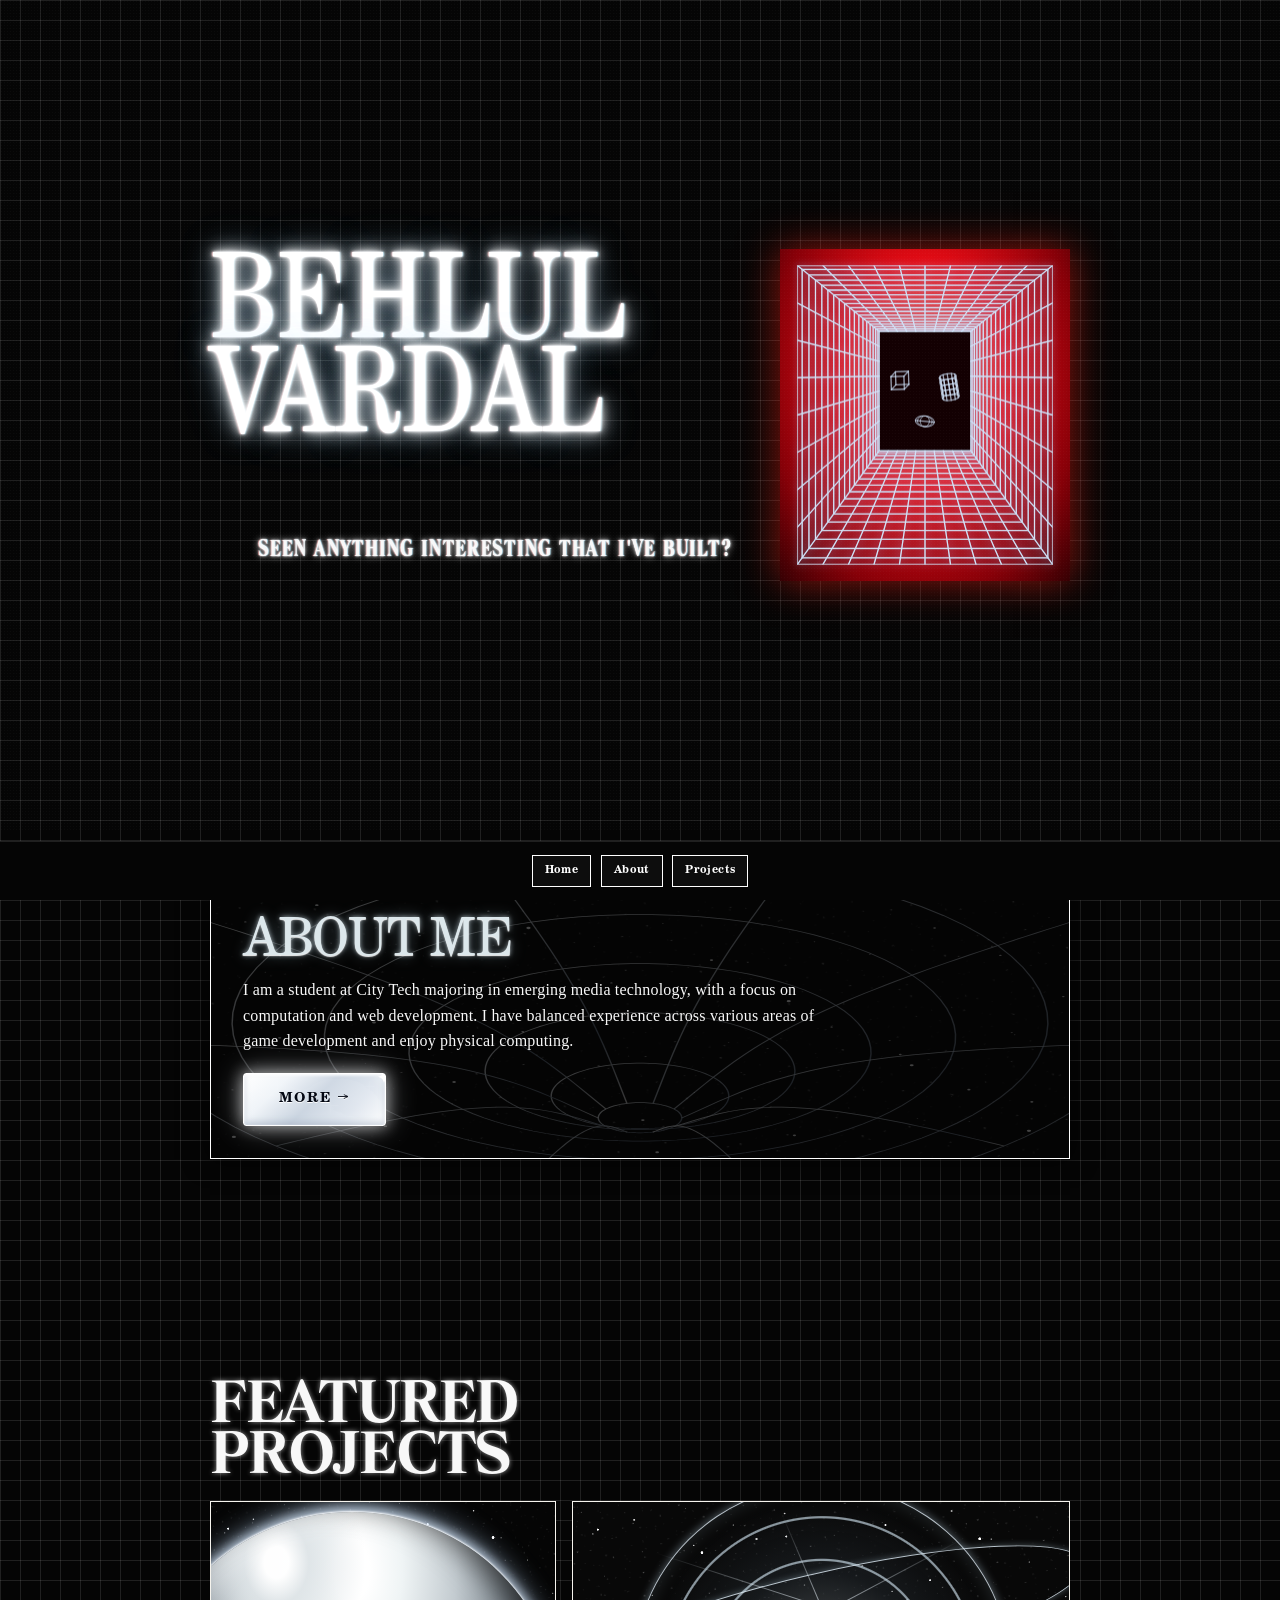
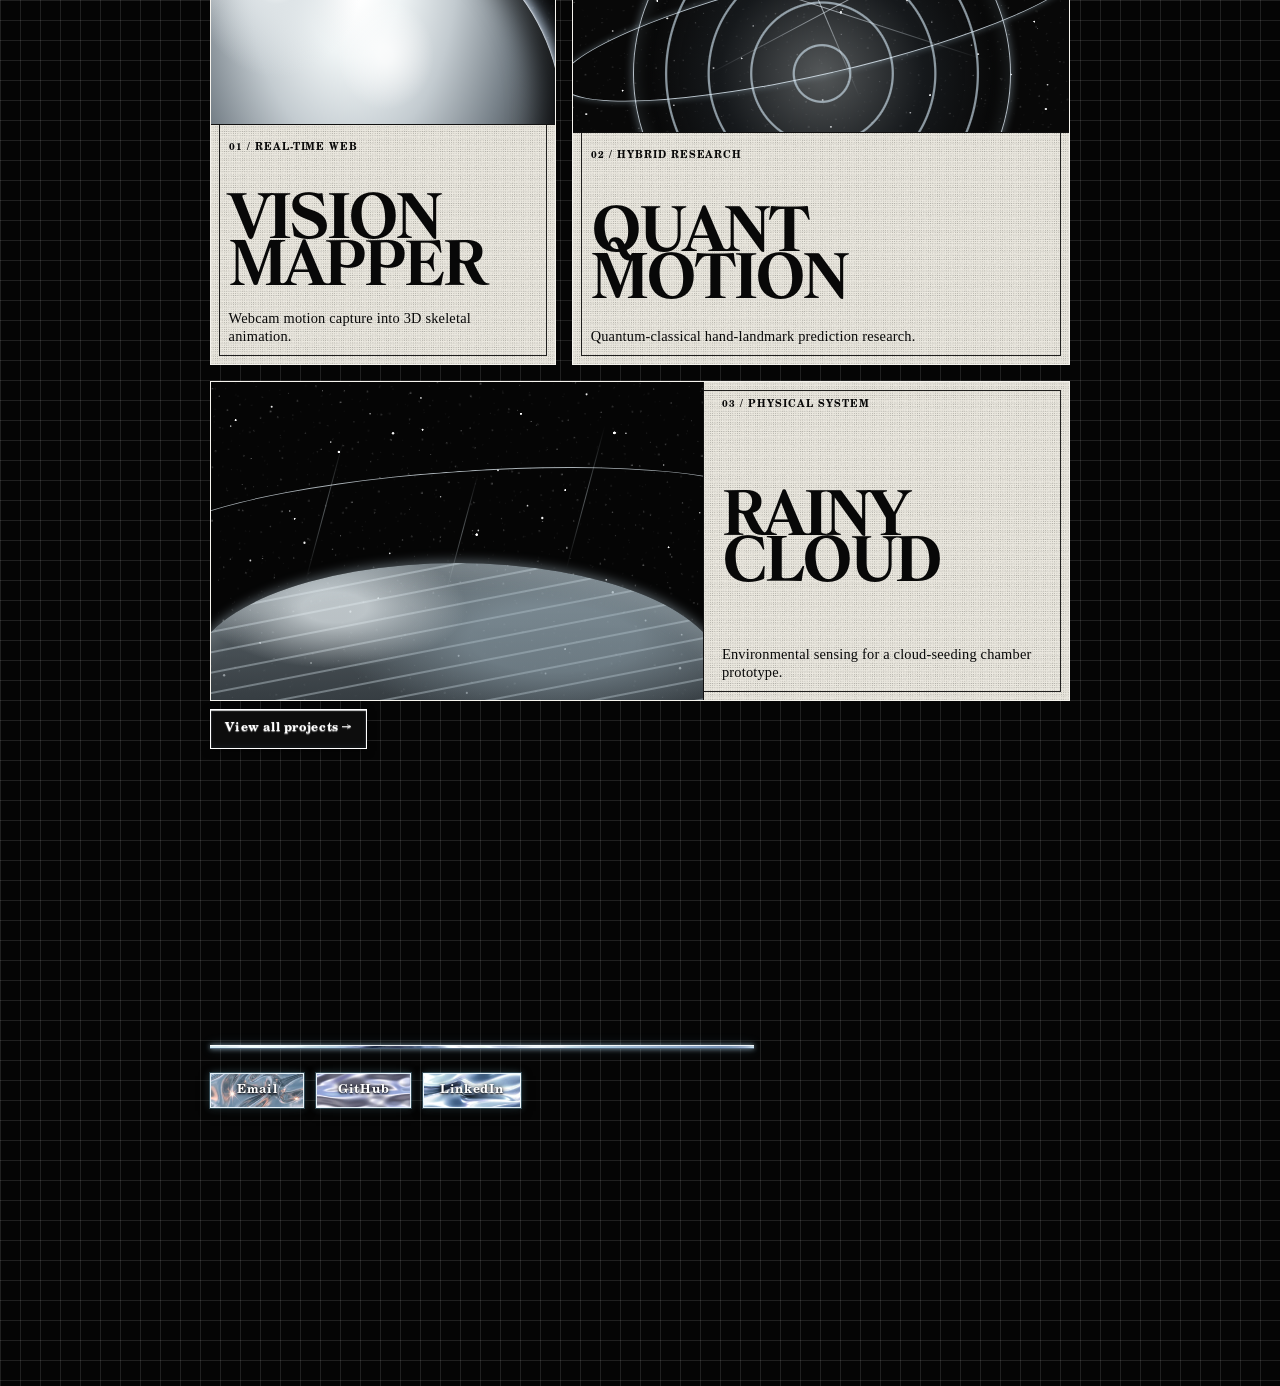
<file: index.html>
<!doctype html>
<html lang="en">
<head>
  <meta charset="utf-8">
  <meta name="viewport" content="width=device-width, initial-scale=1, viewport-fit=cover">
  <meta name="description" content="Behlul Vardal — Emerging Media Technology student.">
  <title>Behlul Vardal Portfolio</title>
  <link rel="icon" href="data:image/svg+xml,%3Csvg xmlns='http://www.w3.org/2000/svg' viewBox='0 0 16 16'%3E%3Crect width='16' height='16' fill='%23c9d4dc'/%3E%3C/svg%3E">
  <link rel="stylesheet" href="style.css?v=35">
  <link rel="stylesheet" href="graphic.css?v=2">
  <style>
    /* ============================================================ */
    /* WINNING DESIGN APPLIED TO THE "ABOUT ME" BOX CONTAINER       */
    /* Shape 01 Spacetime Gravity Well (Liquid Chrome & Space Stars)*/
    /* Opacity: 26% | Button: Liquid Silver Chrome with 55% Grain  */
    /* ============================================================ */

    .about.section .sub-container {
      position: relative; overflow: hidden; isolation: isolate;
      border: 1px solid #ffffff; background: #050505;
      padding: 2rem; box-shadow: 0 0 24px rgba(0,0,0,0.8);
    }

    /* 26% OPACITY BACKGROUND LAYER INSIDE THE ABOUT ME BOX ONLY */
    .about.section .sub-container::before {
      content: ''; position: absolute; inset: 0; pointer-events: none; z-index: 0;
      opacity: 0.26; /* EXACT 26% WINNING OPACITY */
      background: #040404 url('assets/starfield.svg') center / cover no-repeat;
    }

    .about.section .sub-container::after {
      content: ''; position: absolute; inset: 0; pointer-events: none; z-index: 1;
      opacity: 0.26; /* EXACT 26% WINNING OPACITY WIREFRAME */
      background: url('assets/wireframe-3d-well-chrome.svg?v=1') center / 100% 100% no-repeat;
      mix-blend-mode: screen;
    }

    /* Keep the gravity-well projection wide on phones. The card becomes taller
       there, so crop the sides instead of vertically squeezing the wireframe. */
    @media (max-width: 699px) {
      .about.section .sub-container::after {
        background-size: 330% 100%;
      }
    }

    .about.section .sub-container > * {
      position: relative; z-index: 5;
    }

    /* LIQUID SILVER CHROME BUTTON INSIDE ABOUT ME BOX */
    .custom-btn {
      position: relative; isolation: isolate; display: inline-flex; align-items: center; justify-content: center;
      padding: .9rem 2.2rem; font-family: var(--controls); font-size: .86rem; font-weight: 800;
      letter-spacing: .12em; text-transform: uppercase; text-decoration: none; border-radius: 3px;
      cursor: pointer; transition: all .3s cubic-bezier(0.16, 1, 0.3, 1); overflow: hidden;
      border: 1.5px solid #ffffff;
      background:
        linear-gradient(135deg, rgba(255, 255, 255, 0.98) 0%, rgba(241, 245, 249, 0.95) 25%, rgba(203, 213, 225, 0.9) 50%, rgba(226, 232, 240, 0.95) 75%, rgba(255, 255, 255, 1) 100%),
        url('assets/liquid-chrome-texture.svg?v=110') center / cover no-repeat;
      box-shadow:
        inset 0 1.5px 3px rgba(255,255,255,1),
        inset 0 -3px 6px rgba(148, 163, 184, 0.45),
        0 0 16px rgba(255, 255, 255, 0.65),
        0 0 32px rgba(226, 232, 240, 0.4);
    }

    .custom-btn::after {
      content: '✦'; position: absolute; top: -7px; right: -7px; color: #ffffff; font-size: 16px; z-index: 6;
      text-shadow: 0 0 10px #ffffff, 0 0 20px #ffffff; transition: transform .3s ease;
    }

    .btn-text {
      position: relative; z-index: 10; isolation: isolate; mix-blend-mode: normal;
      color: #030712; font-weight: 900; letter-spacing: .14em;
      text-shadow: 0 1px 0 rgba(255,255,255,0.95);
      transition: color .25s ease;
    }

    .btn-liquid-light-pool {
      position: absolute; inset: 0; z-index: 1; pointer-events: none;
      background:
        radial-gradient(ellipse at 30% 20%, rgba(255, 255, 255, 0.98) 0%, rgba(255, 255, 255, 0.7) 35%, transparent 75%),
        radial-gradient(ellipse at 75% 80%, rgba(226, 232, 240, 0.9) 0%, rgba(148, 163, 184, 0.5) 45%, transparent 80%);
      opacity: 0; transition: opacity .35s ease, transform .35s ease;
    }

    .btn-grain-layer {
      position: absolute; inset: 0; z-index: 2; pointer-events: none;
      background-image: url('assets/anime-grain-texture.png?v=110'); background-size: 180px 180px;
      mix-blend-mode: overlay; opacity: 0; transition: opacity .35s ease;
    }

    .btn-shimmer-sweep {
      position: absolute; inset: 0; z-index: 3; pointer-events: none;
      background: linear-gradient(115deg, transparent 25%, rgba(255, 255, 255, 0.95) 50%, rgba(255, 255, 255, 0.3) 55%, transparent 75%);
      transform: translateX(-160%); transition: none;
    }

    .custom-btn:hover {
      transform: translateY(-3px) scale(1.03);
      box-shadow:
        inset 0 2.5px 5px rgba(255,255,255,1),
        0 0 40px rgba(255, 255, 255, 1),
        0 0 75px rgba(56, 189, 248, 0.9);
    }

    .custom-btn:hover .btn-liquid-light-pool { opacity: 1; animation: gentleLiquidRipples 3.5s infinite alternate ease-in-out; }
    .custom-btn:hover .btn-grain-layer { opacity: 0.55; }
    .custom-btn:hover .btn-shimmer-sweep { animation: continuousLiquidSweep 2.2s cubic-bezier(0.4, 0, 0.2, 1) infinite; }
    .custom-btn:hover::after { animation: pulseSparkleSpin 1.6s infinite alternate ease-in-out; }

    @keyframes gentleLiquidRipples {
      0% { transform: scale(1) translate(0, 0); }
      100% { transform: scale(1.08) translate(3px, -2px); }
    }

    @keyframes continuousLiquidSweep {
      0% { transform: translateX(-160%); }
      55% { transform: translateX(160%); }
      100% { transform: translateX(160%); }
    }

    @keyframes pulseSparkleSpin {
      0% { opacity: 0.7; transform: scale(1) rotate(0deg); filter: drop-shadow(0 0 8px #ffffff); }
      100% { opacity: 1; transform: scale(1.35) rotate(35deg); filter: drop-shadow(0 0 14px #ffffff) drop-shadow(0 0 28px #38bdf8); }
    }
  </style>
  <script src="motion.js?v=2" defer></script>
</head>
<body>
  <a class="skip-link" href="#main">Skip to content</a>
  <main id="main" class="container">
    <section class="hero-section">
      <div class="hero-copy">
        <div class="hero-identity">
          <!--<p class="episode">HOME PAGE: 01</p>-->
          <h1 class="hero-title">BEHLUL<br>VARDAL</h1>
        </div>
        <p class="hero-question"><span>Seen anything interesting that I've built?</span></p>
      </div>
      <div class="hero-cover" aria-hidden="true">
        <canvas class="cover-canvas" aria-hidden="true"></canvas>
      </div>
    </section>

    <!-- ABOUT ME BOX CONTAINER WITH SHAPE 01 GRAVITY WELL + CHROME STARS AT 26% OPACITY -->
    <section class="section about">
      <div class="sub-container">
        <p class="section-label">ABOUT ME</p>
        <p>I am a student at City Tech majoring in emerging media technology, with a focus on computation and web development. I have balanced experience across various areas of game development and enjoy physical computing.</p>
        <div style="margin-top: 1.2rem;">
          <a href="about-me.html" class="custom-btn">
            <div class="btn-liquid-light-pool"></div>
            <div class="btn-grain-layer"></div>
            <div class="btn-shimmer-sweep"></div>
            <span class="btn-text">more →</span>
          </a>
        </div>
      </div>
    </section>

    <section class="section featured-projects" aria-labelledby="featured-projects-title">
      <div class="featured-projects__heading">
        <h2 id="featured-projects-title">FEATURED<br>PROJECTS</h2>
      </div>
      <div class="featured-projects__grid">
        <a class="featured-project featured-project--vision" href="https://github.com/Behlul10/vision-mapper" target="_blank" rel="noreferrer">
          <div class="featured-project__scene" aria-hidden="true"><i></i><i></i><i></i></div>
          <div class="featured-project__copy">
            <p class="featured-project__number">01 / REAL-TIME WEB</p>
            <h3>VISION<br>MAPPER</h3>
            <p>Webcam motion capture into 3D skeletal animation.</p>
          </div>
        </a>
        <a class="featured-project featured-project--quant" href="https://github.com/Behlul10/quant-motion" target="_blank" rel="noreferrer">
          <div class="featured-project__scene" aria-hidden="true"><i></i><i></i><i></i></div>
          <div class="featured-project__copy">
            <p class="featured-project__number">02 / HYBRID RESEARCH</p>
            <h3>QUANT<br>MOTION</h3>
            <p>Quantum-classical hand-landmark prediction research.</p>
          </div>
        </a>
        <a class="featured-project featured-project--rainy" href="https://github.com/Behlul10/RainyCloud" target="_blank" rel="noreferrer">
          <div class="featured-project__scene" aria-hidden="true"><i></i><i></i><i></i></div>
          <div class="featured-project__copy">
            <p class="featured-project__number">03 / PHYSICAL SYSTEM</p>
            <h3>RAINY CLOUD</h3>
            <p>Environmental sensing for a cloud-seeding chamber prototype.</p>
          </div>
        </a>
      </div>
      <a class="nav-btn featured-projects__more" href="projects.html">View all projects →</a>
    </section>

    <section id="contact" class="section contact-section">
      <div class="contact-rule" aria-hidden="true"></div>
      <div class="contact">
        <a href="mailto:behlulvardal@gmail.com"><span>Email</span></a>
        <a href="https://github.com/Behlul10" target="_blank" rel="noreferrer"><span>GitHub</span></a>
        <a href="https://www.linkedin.com/in/behlulv1/" target="_blank" rel="noreferrer"><span>LinkedIn</span></a>
      </div>
    </section>
  </main>

  <footer class="bottom-nav"><a href="index.html">Home</a><a href="about-me.html">About</a><a href="projects.html">Projects</a></footer>

  <script src="cover.js?v=2" defer></script>
</body>
</html>
</file>
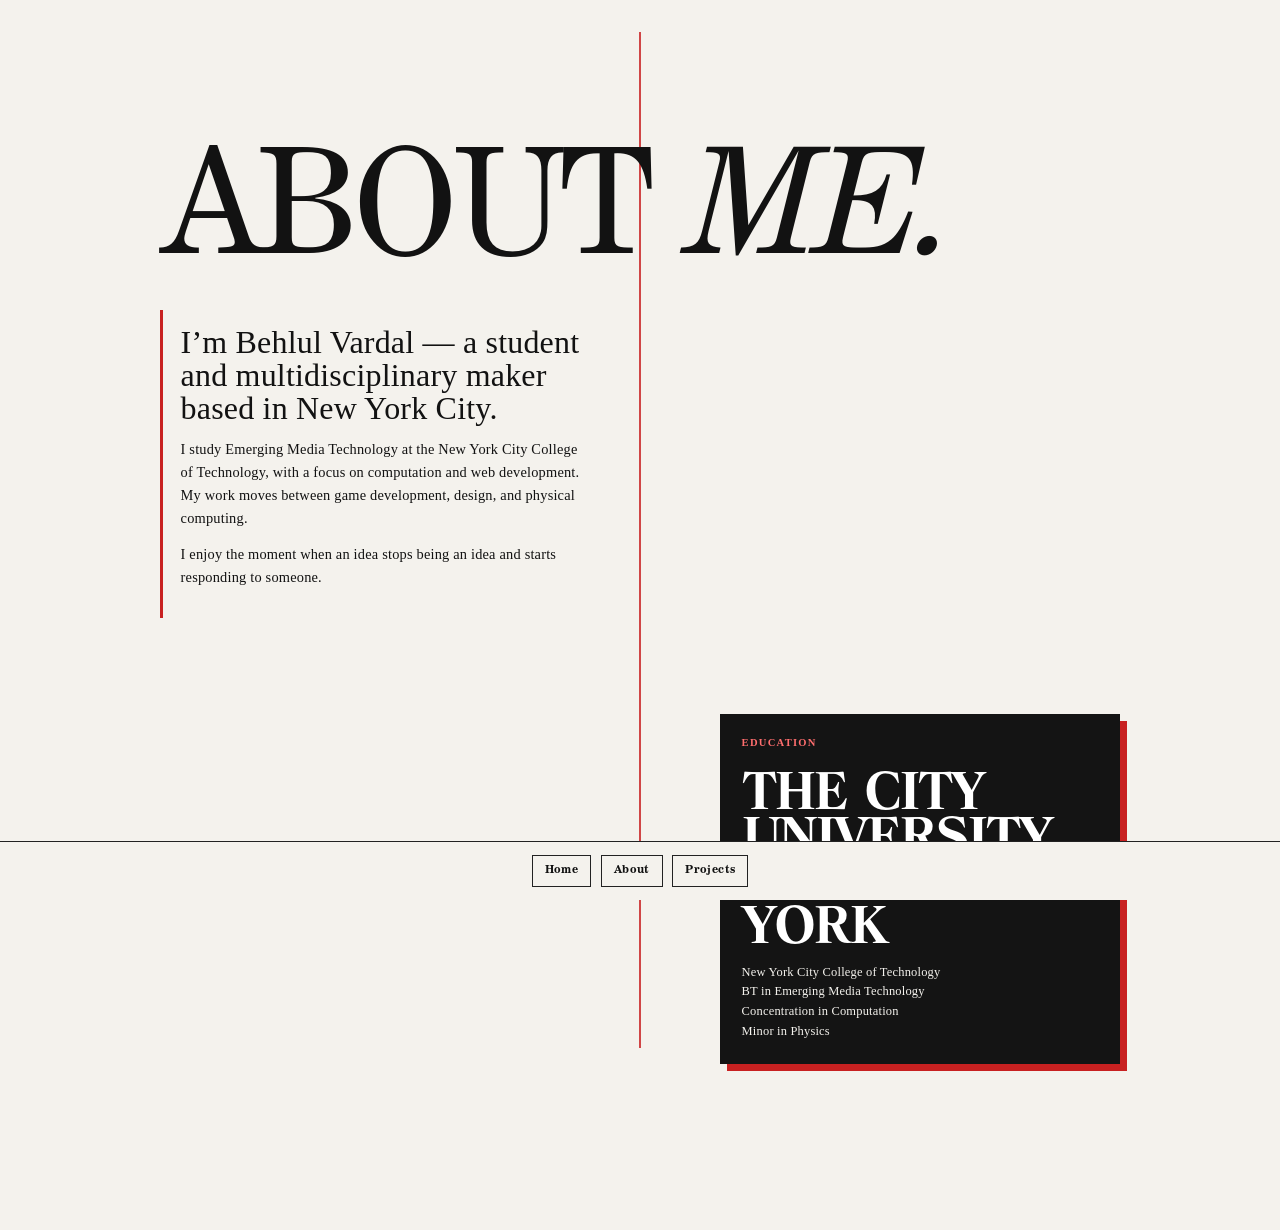
<file: about-me.html>
<!doctype html>
<html lang="en">
<head>
  <meta charset="utf-8">
  <meta name="viewport" content="width=device-width, initial-scale=1, viewport-fit=cover">
  <meta name="description" content="About Behlul Vardal — Student and Multidisciplinary Maker in NYC.">
  <title>About Me — Behlul Vardal</title>
  <link rel="icon" href="data:image/svg+xml,%3Csvg xmlns='http://www.w3.org/2000/svg' viewBox='0 0 16 16'%3E%3Crect width='16' height='16' fill='%23c9d4dc'/%3E%3C/svg%3E">
  <link rel="stylesheet" href="style.css?v=35">
  <link rel="stylesheet" href="about.css?v=110">
  <style>
    /* ============================================================ */
    /* WINNING LIQUID SILVER CHROME BUTTON WITH 55% GRAIN           */
    /* ============================================================ */
    .custom-btn {
      position: relative; isolation: isolate; display: inline-flex; align-items: center; justify-content: center;
      padding: .9rem 2.2rem; font-family: var(--controls); font-size: .86rem; font-weight: 800;
      letter-spacing: .12em; text-transform: uppercase; text-decoration: none; border-radius: 3px;
      cursor: pointer; transition: all .3s cubic-bezier(0.16, 1, 0.3, 1); overflow: hidden;
      border: 1.5px solid #ffffff;
      background:
        linear-gradient(135deg, rgba(255, 255, 255, 0.98) 0%, rgba(241, 245, 249, 0.95) 25%, rgba(203, 213, 225, 0.9) 50%, rgba(226, 232, 240, 0.95) 75%, rgba(255, 255, 255, 1) 100%),
        url('assets/liquid-chrome-texture.svg?v=110') center / cover no-repeat;
      box-shadow:
        inset 0 1.5px 3px rgba(255,255,255,1),
        inset 0 -3px 6px rgba(148, 163, 184, 0.45),
        0 0 16px rgba(255, 255, 255, 0.65),
        0 0 32px rgba(226, 232, 240, 0.4);
    }

    .custom-btn::after {
      content: '✦'; position: absolute; top: -7px; right: -7px; color: #ffffff; font-size: 16px; z-index: 6;
      text-shadow: 0 0 10px #ffffff, 0 0 20px #ffffff; transition: transform .3s ease;
    }

    /* PROTECTED TEXT LAYER (STAYS CRISP & BOLD) */
    .btn-text {
      position: relative; z-index: 10; isolation: isolate; mix-blend-mode: normal;
      color: #030712; font-weight: 900; letter-spacing: .14em;
      text-shadow: 0 1px 0 rgba(255,255,255,0.95);
      transition: color .25s ease;
    }

    /* WHITE-HOT LIQUID LIGHT POOL (GLOWS ON HOVER) */
    .btn-liquid-light-pool {
      position: absolute; inset: 0; z-index: 1; pointer-events: none;
      background:
        radial-gradient(ellipse at 30% 20%, rgba(255, 255, 255, 0.98) 0%, rgba(255, 255, 255, 0.7) 35%, transparent 75%),
        radial-gradient(ellipse at 75% 80%, rgba(226, 232, 240, 0.9) 0%, rgba(148, 163, 184, 0.5) 45%, transparent 80%);
      opacity: 0; transition: opacity .35s ease, transform .35s ease;
    }

    /* 55% 90S ANIME FILM GRAIN LAYER (HOVER ONLY) */
    .btn-grain-layer {
      position: absolute; inset: 0; z-index: 2; pointer-events: none;
      background-image: url('assets/anime-grain-texture.png?v=110'); background-size: 180px 180px;
      mix-blend-mode: overlay; opacity: 0; transition: opacity .35s ease;
    }

    /* CONTINUOUS LIGHT SHIMMER SWEEP */
    .btn-shimmer-sweep {
      position: absolute; inset: 0; z-index: 3; pointer-events: none;
      background: linear-gradient(115deg, transparent 25%, rgba(255, 255, 255, 0.95) 50%, rgba(255, 255, 255, 0.3) 55%, transparent 75%);
      transform: translateX(-160%); transition: none;
    }

    .custom-btn:hover {
      transform: translateY(-3px) scale(1.03);
      box-shadow:
        inset 0 2.5px 5px rgba(255,255,255,1),
        0 0 40px rgba(255, 255, 255, 1),
        0 0 75px rgba(56, 189, 248, 0.9);
    }

    .custom-btn:hover .btn-liquid-light-pool { opacity: 1; animation: gentleLiquidRipples 3.5s infinite alternate ease-in-out; }
    .custom-btn:hover .btn-grain-layer { opacity: 0.55; } /* EXACT 55% GRAIN */
    .custom-btn:hover .btn-shimmer-sweep { animation: continuousLiquidSweep 2.2s cubic-bezier(0.4, 0, 0.2, 1) infinite; }
    .custom-btn:hover::after { animation: pulseSparkleSpin 1.6s infinite alternate ease-in-out; }

    @keyframes gentleLiquidRipples {
      0% { transform: scale(1) translate(0, 0); }
      100% { transform: scale(1.08) translate(3px, -2px); }
    }

    @keyframes continuousLiquidSweep {
      0% { transform: translateX(-160%); }
      55% { transform: translateX(160%); }
      100% { transform: translateX(160%); }
    }

    @keyframes pulseSparkleSpin {
      0% { opacity: 0.7; transform: scale(1) rotate(0deg); filter: drop-shadow(0 0 8px #ffffff); }
      100% { opacity: 1; transform: scale(1.35) rotate(35deg); filter: drop-shadow(0 0 14px #ffffff) drop-shadow(0 0 28px #38bdf8); }
    }
  </style>
  <script src="motion.js?v=2" defer></script>
</head>
<body class="about-page">
  <a class="skip-link" href="#main">Skip to content</a>

  <main id="main" class="about-layout">
    <!--<p class="about-kicker">PERSONAL PAGE: 02</p>-->

    <div class="about-signal" aria-hidden="true">
      <i></i><b></b><span></span>
    </div>

    <h1>ABOUT <em>ME.</em></h1>

    <section class="about-intro">
      <p class="lead">I’m Behlul Vardal — a student and multidisciplinary maker based in New York City.</p>
      <p>I study Emerging Media Technology at the New York City College of Technology, with a focus on computation and web development. My work moves between game development, design, and physical computing.</p>
      <p>I enjoy the moment when an idea stops being an idea and starts responding to someone.</p>

    </section>

    <section class="about-education">
      <p class="about-kicker">EDUCATION</p>
      <h2>THE CITY UNIVERSITY<br>OF NEW YORK</h2>
      <p>New York City College of Technology<br>BT in Emerging Media Technology<br>Concentration in Computation<br>Minor in Physics</p>
    </section>
  </main>

  <footer class="bottom-nav">
    <a href="index.html">Home</a>
    <a href="about-me.html">About</a>
    <a href="projects.html">Projects</a>
  </footer>
</body>
</html>
</file>
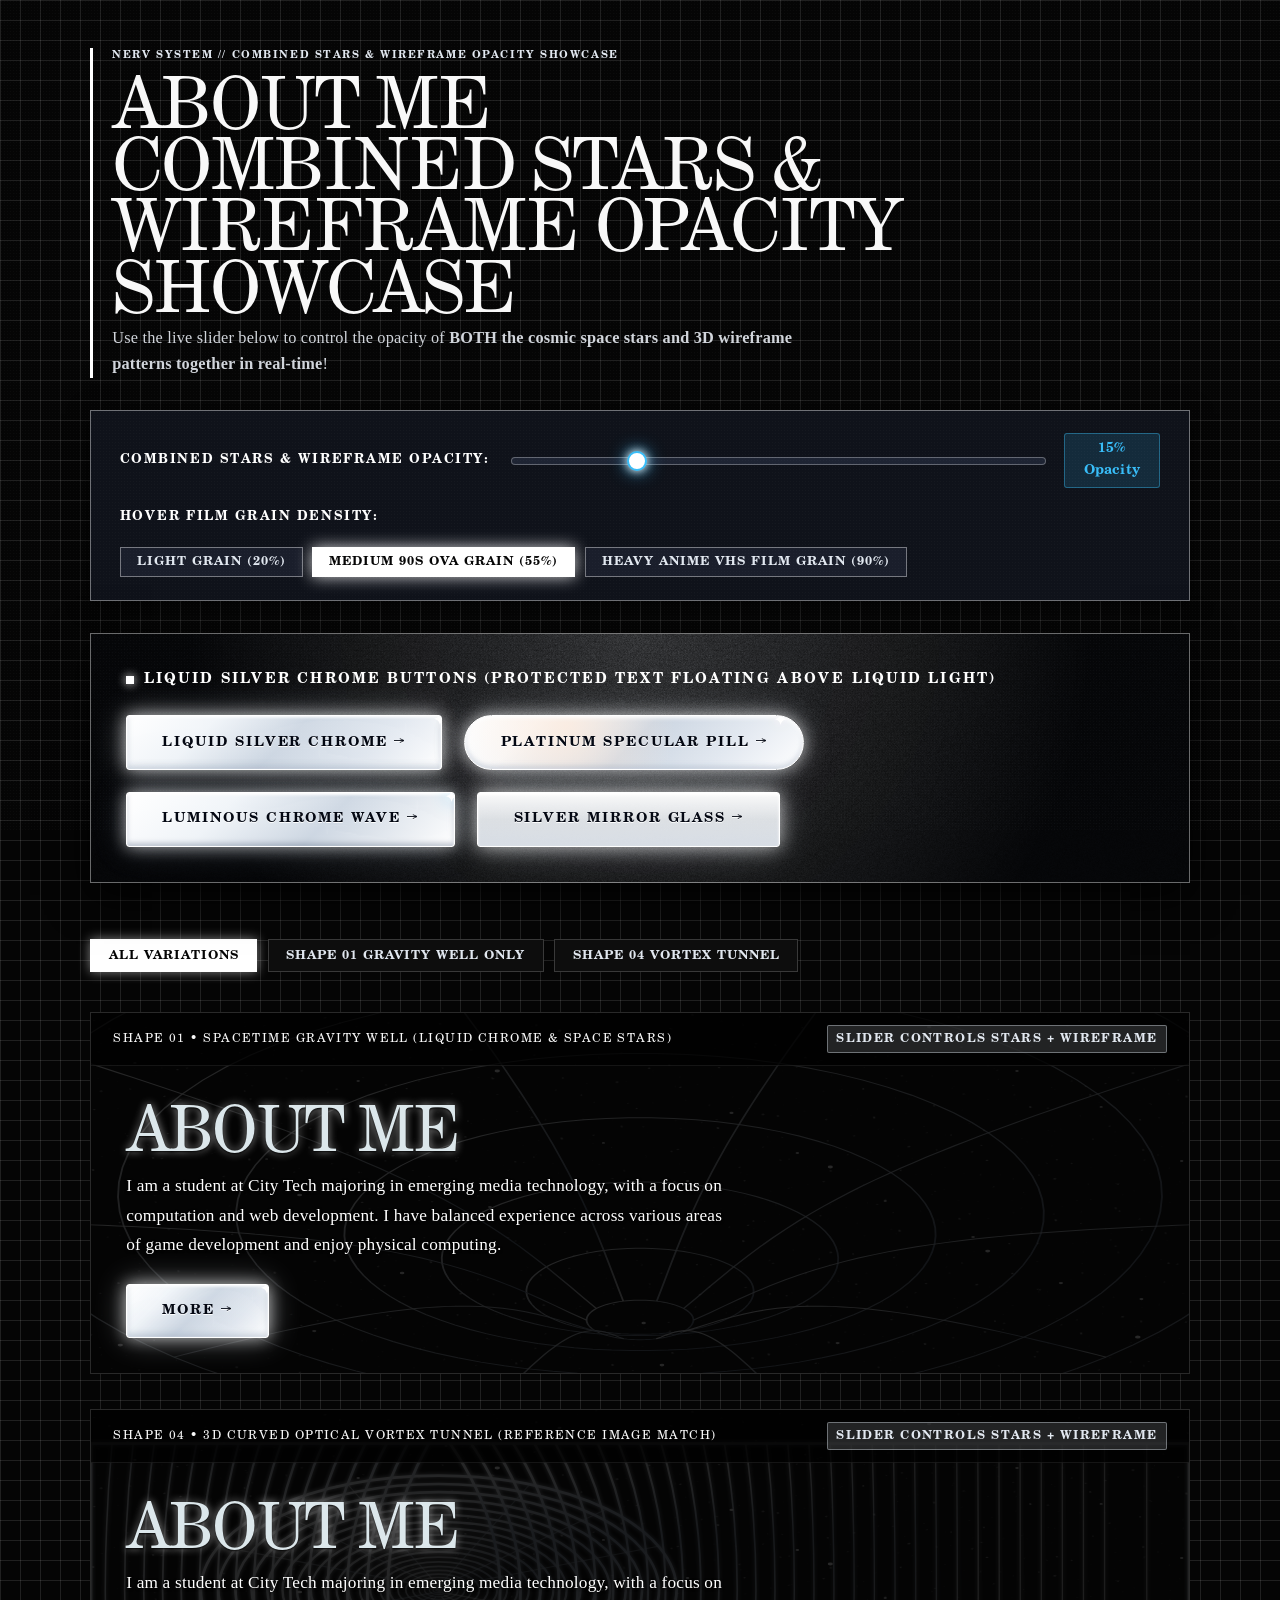
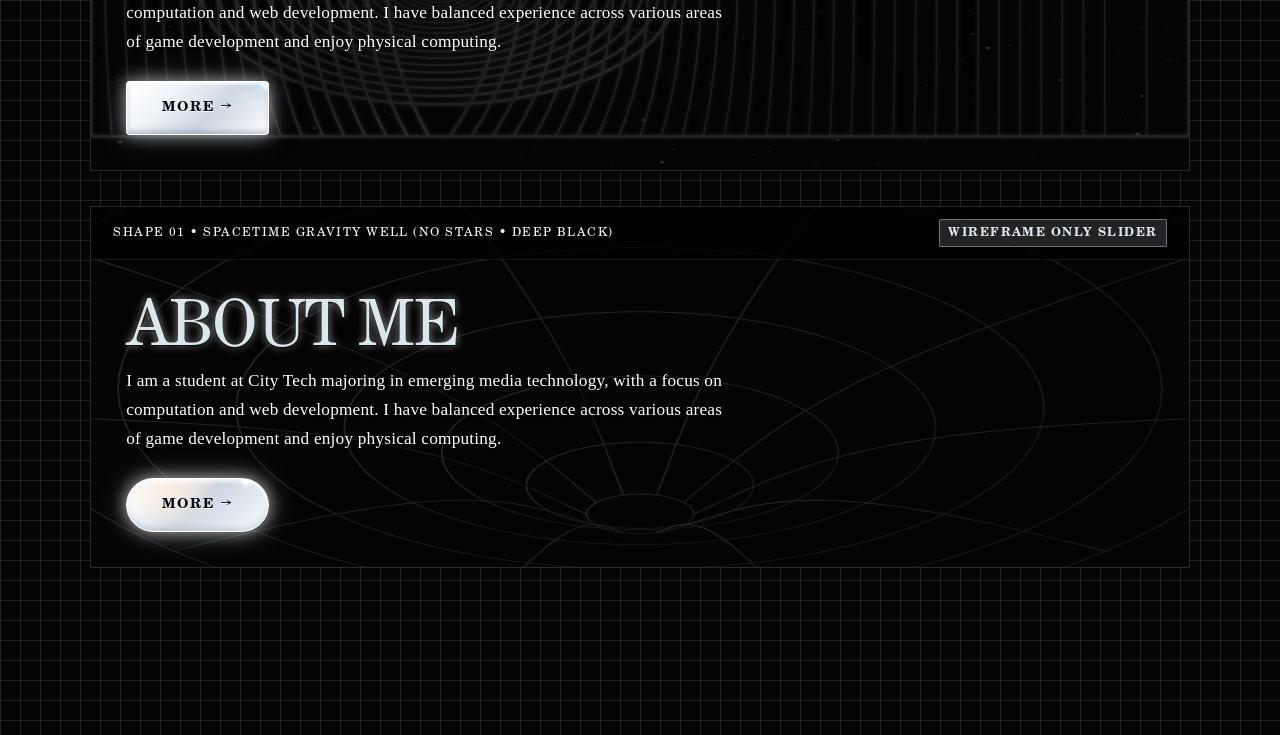
<file: about-wireframe-preview.html>
<!doctype html>
<html lang="en">
<head>
  <meta charset="utf-8">
  <meta name="viewport" content="width=device-width, initial-scale=1">
  <title>About Me — Interactive Wireframe & Stars Opacity Slider Showcase</title>
  <link rel="stylesheet" href="style.css?v=110">
  <style>
    :root {
      --grain-opacity: 0.55;
      --wireframe-opacity: 0.15; /* Default 15% combined stars + wireframe opacity */
    }

    .wireframe-preview { width:min(94%,1100px); margin:0 auto; padding:3rem 0 6rem; }
    .wireframe-header { margin-bottom: 2rem; position:relative; border-left: 3px solid #ffffff; padding-left: 1.2rem; }
    .wireframe-header::before { content:'NERV SYSTEM // COMBINED STARS & WIREFRAME OPACITY SHOWCASE'; display:block; color:#e2e8f0; font-family:var(--controls); font-size:.65rem; font-weight:700; letter-spacing:.15em; margin-bottom:.4rem; }
    .wireframe-preview h1 { margin:0 0 .6rem; font-family:var(--display); font-size:clamp(2.2rem,7vw,4.5rem); line-height:.85; letter-spacing:-.03em; }
    .wireframe-preview p { max-width:46rem; margin:0 0 1.5rem; color:#d1d5db; font-size:1.02rem; }

    /* ============================================================ */
    /* INTERACTIVE CONTROLS CONTAINER                               */
    /* ============================================================ */
    .controls-panel {
      display: flex; flex-direction: column; gap: 1.2rem;
      margin-bottom: 2rem; padding: 1.4rem 1.8rem; background: #0f121a; border: 1.5px solid rgba(255,255,255,0.4);
      box-shadow: 0 4px 20px rgba(0,0,0,0.6);
    }
    
    .control-group { display: flex; flex-wrap: wrap; align-items: center; gap: 1.2rem; }
    .control-group span { font-family: var(--controls); font-size: .8rem; font-weight: 800; color: #ffffff; letter-spacing: .12em; text-transform: uppercase; min-width: 250px; }

    /* OPACITY SLIDER STYLING */
    .slider-container { display: flex; align-items: center; gap: 1rem; flex: 1; min-width: 280px; }
    .custom-slider {
      -webkit-appearance: none; appearance: none; width: 100%; height: 8px;
      background: #1e2433; border: 1px solid rgba(255,255,255,0.3); border-radius: 4px; outline: none; cursor: pointer;
    }
    .custom-slider::-webkit-slider-thumb {
      -webkit-appearance: none; appearance: none; width: 20px; height: 20px;
      border-radius: 50%; background: #ffffff; border: 2px solid #38bdf8;
      box-shadow: 0 0 10px #ffffff, 0 0 18px #38bdf8; cursor: pointer; transition: transform .15s ease;
    }
    .custom-slider::-webkit-slider-thumb:hover { transform: scale(1.2); }
    .slider-val-tag {
      font-family: var(--controls); font-size: .85rem; font-weight: 800; color: #38bdf8;
      padding: .3rem .7rem; background: rgba(56,189,248,0.15); border: 1px solid rgba(56,189,248,0.4); border-radius: 3px; min-width: 90px; text-align: center;
    }

    .grain-btn {
      background: #1a1e2b; border: 1px solid rgba(255,255,255,0.4); color: #e2e8f0;
      padding: .45rem 1rem; font-family: var(--controls); font-size: .78rem; font-weight: 800;
      letter-spacing: .08em; text-transform: uppercase; cursor: pointer; transition: all .2s ease;
    }
    .grain-btn:hover, .grain-btn.active {
      background: #ffffff; border-color: #ffffff; color: #050505; box-shadow: 0 0 16px rgba(255,255,255,0.8);
    }

    /* GLOBAL ANIME FILM GRAIN NOISE OVERLAY LAYER */
    .grain-layer {
      position: absolute; inset: 0; pointer-events: none; z-index: 4;
      background-image: url('assets/anime-grain-texture.png?v=110');
      background-size: 180px 180px; background-repeat: repeat;
      mix-blend-mode: overlay; opacity: var(--grain-opacity);
      transition: opacity .3s ease;
    }

    /* ============================================================ */
    /* HOVER LIQUID LIGHT CHROME BUTTON SHOWCASE                    */
    /* ============================================================ */
    .button-showcase {
      margin-bottom: 3.5rem; padding: 2.2rem; border: 1.5px solid rgba(255,255,255,0.4);
      background: radial-gradient(circle at 50% 0%, rgba(255,255,255,0.18), transparent 75%), #050608;
      position: relative; overflow: hidden; box-shadow: 0 12px 40px rgba(0,0,0,0.9);
    }

    .button-showcase h3 {
      margin: 0 0 1.5rem; font-family: var(--controls); font-size: .88rem; font-weight: 700;
      letter-spacing: .15em; text-transform: uppercase; color: #ffffff; display: flex; align-items: center; gap: .6rem; position: relative; z-index: 5;
    }
    .button-showcase h3::before { content: ''; display: inline-block; width: 8px; height: 8px; background: #ffffff; box-shadow: 0 0 10px #ffffff; }
    .button-row { display: flex; flex-wrap: wrap; gap: 1.4rem; align-items: center; position: relative; z-index: 5; }

    /* --- BASE BUTTON STYLE --- */
    .custom-btn {
      position: relative; isolation: isolate; display: inline-flex; align-items: center; justify-content: center;
      padding: .95rem 2.2rem; font-family: var(--controls); font-size: .86rem; font-weight: 800;
      letter-spacing: .12em; text-transform: uppercase; text-decoration: none; border-radius: 3px;
      cursor: pointer; transition: all .3s cubic-bezier(0.16, 1, 0.3, 1); overflow: hidden;
    }

    /* PROTECTED BUTTON TEXT LAYER */
    .btn-text {
      position: relative; z-index: 10; isolation: isolate; mix-blend-mode: normal;
      color: #030712; font-weight: 900; letter-spacing: .14em;
      text-shadow: 0 1px 0 rgba(255,255,255,0.95);
      transition: color .25s ease;
    }

    /* LIQUID LIGHT POOL (REVEALS & STAYS ON ON HOVER) */
    .btn-liquid-light-pool {
      position: absolute; inset: 0; z-index: 1; pointer-events: none;
      background:
        radial-gradient(ellipse at 30% 20%, rgba(255, 255, 255, 0.98) 0%, rgba(255, 255, 255, 0.7) 35%, transparent 75%),
        radial-gradient(ellipse at 75% 80%, rgba(226, 232, 240, 0.9) 0%, rgba(148, 163, 184, 0.5) 45%, transparent 80%);
      opacity: 0; transition: opacity .35s ease, transform .35s ease;
      animation: gentleLiquidRipples 3.5s infinite alternate ease-in-out;
    }

    .custom-btn:hover .btn-liquid-light-pool {
      opacity: 1; transform: scale(1.1);
    }

    @keyframes gentleLiquidRipples {
      0% { transform: scale(1) translate(0, 0); }
      100% { transform: scale(1.08) translate(3px, -2px); }
    }

    /* GRAIN APPEARS ON HOVER ONLY FOR BUTTONS */
    .custom-btn .btn-grain-layer {
      position: absolute; inset: 0; z-index: 2; pointer-events: none;
      background-image: url('assets/anime-grain-texture.png?v=110'); background-size: 180px 180px;
      mix-blend-mode: overlay; opacity: 0; transition: opacity .35s ease;
    }
    .custom-btn:hover .btn-grain-layer {
      opacity: var(--grain-opacity, 0.55);
    }

    /* CONTINUOUS SPECULAR LIGHT BEAM SWEEP ON HOVER */
    .btn-shimmer-sweep {
      position: absolute; inset: 0; z-index: 3; pointer-events: none;
      background: linear-gradient(115deg, transparent 25%, rgba(255, 255, 255, 0.95) 50%, rgba(255, 255, 255, 0.3) 55%, transparent 75%);
      transform: translateX(-160%); transition: none;
    }
    .custom-btn:hover .btn-shimmer-sweep {
      animation: continuousLiquidSweep 2.2s cubic-bezier(0.4, 0, 0.2, 1) infinite;
    }

    @keyframes continuousLiquidSweep {
      0% { transform: translateX(-160%); }
      55% { transform: translateX(160%); }
      100% { transform: translateX(160%); }
    }

    /* 1. LIQUID MERCURY CHROME */
    .btn--ultra-bright-chrome {
      border: 1.5px solid #ffffff;
      background:
        linear-gradient(135deg, rgba(255, 255, 255, 0.98) 0%, rgba(241, 245, 249, 0.95) 25%, rgba(203, 213, 225, 0.9) 50%, rgba(226, 232, 240, 0.95) 75%, rgba(255, 255, 255, 1) 100%),
        url('assets/liquid-chrome-texture.svg?v=110') center / cover no-repeat;
      box-shadow:
        inset 0 1.5px 3px rgba(255,255,255,1),
        inset 0 -3px 6px rgba(148, 163, 184, 0.45),
        0 0 16px rgba(255, 255, 255, 0.65),
        0 0 32px rgba(226, 232, 240, 0.4);
    }
    .btn--ultra-bright-chrome::after {
      content: '✦'; position: absolute; top: -7px; right: -7px; color: #ffffff; font-size: 16px; z-index: 6;
      text-shadow: 0 0 10px #ffffff, 0 0 20px #ffffff; transition: transform .3s ease;
    }
    .btn--ultra-bright-chrome:hover {
      transform: translateY(-3px) scale(1.03);
      box-shadow:
        inset 0 2.5px 5px rgba(255,255,255,1),
        0 0 40px rgba(255, 255, 255, 1),
        0 0 75px rgba(56, 189, 248, 0.9);
    }
    .btn--ultra-bright-chrome:hover::after {
      animation: pulseSparkleSpin 1.6s infinite alternate ease-in-out;
    }

    /* 2. HIGH-GLOSS LIQUID PLATINUM PILL */
    .btn--platinum-pill {
      border: 1.5px solid #ffffff; border-radius: 50px;
      background:
        radial-gradient(circle at 30% 20%, rgba(255, 235, 220, 0.75), transparent 45%),
        linear-gradient(135deg, #ffffff 0%, #f8fafc 20%, #cbd5e1 50%, #e2e8f0 75%, #ffffff 100%);
      box-shadow:
        inset 0 2px 4px rgba(255,255,255,1),
        inset 0 -3px 5px rgba(148, 163, 184, 0.4),
        0 0 16px rgba(255, 255, 255, 0.6),
        0 0 30px rgba(226, 232, 240, 0.35);
    }
    .btn--platinum-pill .btn-grain-layer { border-radius: 50px; }
    .btn--platinum-pill::after {
      content: '✦'; position: absolute; top: -6px; right: 14px; color: #ffffff; font-size: 15px; z-index: 6;
      text-shadow: 0 0 10px #ffffff, 0 0 20px rgba(255, 235, 220, 1); transition: transform .3s ease;
    }
    .btn--platinum-pill:hover {
      transform: translateY(-3px) scale(1.03);
      box-shadow:
        inset 0 2.5px 5px rgba(255,255,255,1),
        0 0 40px rgba(255, 255, 255, 1),
        0 0 75px rgba(226, 232, 240, 0.95);
    }
    .btn--platinum-pill:hover::after {
      animation: pulseSparkleSpin 1.6s infinite alternate ease-in-out;
    }

    /* 3. LUMINOUS SPECULAR CHROME WAVE */
    .btn--specular-wave {
      border: 1.5px solid #ffffff;
      background:
        linear-gradient(135deg, rgba(255,255,255,1) 0%, rgba(241,245,249,0.95) 30%, rgba(203,213,225,0.9) 60%, rgba(255,255,255,1) 100%),
        url('assets/liquid-chrome-texture.svg?v=110') center / cover no-repeat;
      box-shadow:
        inset 0 2px 3px rgba(255,255,255,1),
        inset 0 -3px 5px rgba(100, 116, 139, 0.4),
        0 0 16px rgba(255, 255, 255, 0.6),
        0 0 30px rgba(148, 163, 184, 0.35);
    }
    .btn--specular-wave::after {
      content: '✦'; position: absolute; top: -6px; right: -6px; color: #ffffff; font-size: 15px; z-index: 6;
      text-shadow: 0 0 8px #ffffff, 0 0 16px #38bdf8; transition: transform .3s ease;
    }
    .btn--specular-wave:hover {
      transform: translateY(-3px) scale(1.03);
      box-shadow:
        inset 0 2.5px 5px rgba(255,255,255,1),
        0 0 40px rgba(255, 255, 255, 1),
        0 0 70px rgba(56, 189, 248, 0.85);
    }
    .btn--specular-wave:hover::after {
      animation: pulseSparkleSpin 1.6s infinite alternate ease-in-out;
    }

    /* 4. LIQUID SILVER MIRROR GLASS */
    .btn--mirror-glass {
      border: 1.5px solid #ffffff;
      background: linear-gradient(180deg, rgba(255, 255, 255, 0.98) 0%, rgba(241, 245, 249, 0.9) 50%, rgba(226, 232, 240, 0.95) 100%);
      box-shadow:
        inset 0 2px 3px rgba(255,255,255,1),
        0 0 18px rgba(255, 255, 255, 0.6),
        0 0 35px rgba(226, 232, 240, 0.4);
    }
    .btn--mirror-glass:hover {
      transform: translateY(-3px) scale(1.03);
      box-shadow:
        inset 0 2.5px 5px rgba(255,255,255,1),
        0 0 45px rgba(255, 255, 255, 1),
        0 0 80px rgba(255, 255, 255, 0.95);
    }

    @keyframes pulseSparkleSpin {
      0% { opacity: 0.7; transform: scale(1) rotate(0deg); filter: drop-shadow(0 0 8px #ffffff); }
      100% { opacity: 1; transform: scale(1.35) rotate(35deg); filter: drop-shadow(0 0 14px #ffffff) drop-shadow(0 0 28px #38bdf8); }
    }

    /* Palette Filter Controls */
    .filter-controls { display:flex; flex-wrap:wrap; gap:.65rem; margin-bottom:2.5rem; }
    .filter-btn {
      background: #0d0d0d; border: 1px solid rgba(255,255,255,0.18); color: #e2e8f0;
      padding: .55rem 1.1rem; font-family: var(--controls); font-size: .78rem; font-weight: 700;
      letter-spacing: .08em; text-transform: uppercase; cursor: pointer; transition: all .2s ease;
    }
    .filter-btn:hover, .filter-btn.active {
      background: #ffffff; border-color: #ffffff; color: #050505; box-shadow: 0 0 12px rgba(255,255,255,0.5);
    }

    .wireframe-grid { display:grid; gap:2.2rem; }
    .wireframe-card {
      position:relative; overflow:hidden; border:1px solid rgba(255,255,255,0.15);
      background:#040404; transition: border-color .3s ease, box-shadow .3s ease;
    }

    /* COMBINED BACKGROUND LAYER (STARS + WIREFRAME TOGETHER CONTROLLED BY SLIDER) */
    .card-bg-layer {
      position: absolute; inset: 0; pointer-events: none; z-index: 0;
      opacity: var(--wireframe-opacity, 0.15); /* DYNAMIC SLIDER CONTROLS BOTH STARS & WIREFRAME */
      transition: opacity .15s ease;
    }

    /* SPACE STARS BACKGROUND LAYER */
    .card-bg-stars {
      position: absolute; inset: 0; pointer-events: none; z-index: 0;
      background: url('assets/starfield.svg') center / cover no-repeat;
    }

    /* 3D WIREFRAME SVG OVERLAY LAYER */
    .card-bg-wireframe {
      position: absolute; inset: 0; pointer-events: none; z-index: 1;
      background: center / 100% 100% no-repeat; mix-blend-mode: screen;
    }

    .card-well-chrome .card-bg-wireframe { background-image: url('assets/wireframe-3d-well-chrome.svg?v=1'); }
    .card-wormhole-chrome .card-bg-wireframe { background-image: url('assets/wireframe-3d-wormhole-chrome.svg?v=1'); }
    .card-geodesic-chrome .card-bg-wireframe { background-image: url('assets/wireframe-3d-geodesic-chrome.svg?v=1'); }
    .card-vortex-chrome .card-bg-wireframe { background-image: url('assets/wireframe-3d-vortex-chrome.svg?v=1'); }

    .card-well-white .card-bg-wireframe { background-image: url('assets/wireframe-3d-well-white.svg?v=1'); }

    .wireframe-card__header {
      position:relative; z-index:5; display:flex; justify-content:space-between; align-items:center;
      padding: .75rem 1.4rem; background: rgba(0,0,0,0.75); border-bottom: 1px solid rgba(255,255,255,0.08);
      font-family: var(--controls); font-size: .75rem; letter-spacing: .12em; text-transform: uppercase;
    }
    .wireframe-card__tag { padding: .2rem .5rem; border-radius: 2px; font-weight: 700; background: rgba(226,232,240,0.15); color: #e2e8f0; border: 1px solid rgba(226,232,240,0.4); }

    .wireframe-card__copy { position:relative; z-index:5; width:min(90%,44rem); padding:clamp(1.4rem,3vw,2.2rem); }
    .wireframe-card__copy h2 { margin:0 0 1rem; color:#dce7eb; font-family:var(--display); font-size:clamp(2.2rem,6vw,4rem); font-weight:700; letter-spacing:-.04em; line-height:.85; text-shadow:0 1px 2px rgba(0,0,0,.9),0 0 8px rgba(255,255,255,.6); }
    .wireframe-card__copy p { max-width:38rem; margin:0; color:#fff; font:clamp(.9rem,1.6vw,1.08rem)/1.7 var(--reading); text-shadow: 0 1px 3px rgba(0,0,0,0.9); }
    .wireframe-card__copy .nav-btn-container { margin-top: 1.5rem; }

    @media (max-width:699px) {
      /* Preserve the wide desktop gravity-well projection; crop its sides on a phone instead of squeezing it into the portrait card. */
      .card-well-chrome .card-bg-wireframe,
      .card-well-white .card-bg-wireframe,
      .card-well-nostars .card-bg-wireframe {
        background-size:270% 100%;
      }
    }
    @media (min-width:700px) { .wireframe-card__copy { padding:2.2rem; } }
  </style>
</head>
<body>
  <main class="wireframe-preview">
    <header class="wireframe-header">
      <h1>ABOUT ME<br>COMBINED STARS & WIREFRAME OPACITY SHOWCASE</h1>
      <p>Use the live slider below to control the opacity of <strong>BOTH the cosmic space stars and 3D wireframe patterns together in real-time</strong>!</p>
    </header>

    <!-- INTERACTIVE CONTROLS PANEL WITH COMBINED OPACITY SLIDER -->
    <div class="controls-panel" aria-label="Interactive Design Controls Panel">
      
      <!-- COMBINED STARS & WIREFRAME OPACITY SLIDER -->
      <div class="control-group">
        <span>Combined Stars & Wireframe Opacity:</span>
        <div class="slider-container">
          <input type="range" class="custom-slider" id="opacitySlider" min="2" max="60" value="15" step="1" oninput="setWireframeOpacity(this.value)">
          <div class="slider-val-tag" id="opacityReadout">15% Opacity</div>
        </div>
      </div>

      <!-- HOVER FILM GRAIN DENSITY -->
      <div class="control-group">
        <span>Hover Film Grain Density:</span>
        <div style="display:flex; gap:.6rem; flex-wrap:wrap;">
          <button class="grain-btn" onclick="setGrain(0.20, this)">Light Grain (20%)</button>
          <button class="grain-btn active" onclick="setGrain(0.55, this)">Medium 90s OVA Grain (55%)</button>
          <button class="grain-btn" onclick="setGrain(0.90, this)">Heavy Anime VHS Film Grain (90%)</button>
        </div>
      </div>

    </div>

    <!-- PROTECTED TEXT LIQUID CHROME BUTTON SHOWCASE SECTION -->
    <section class="button-showcase" aria-label="Protected Text Liquid Chrome Button Showcase">
      <div class="grain-layer"></div>
      <h3>Liquid Silver Chrome Buttons (Protected Text Floating Above Liquid Light)</h3>
      <div class="button-row">
        <a class="custom-btn btn--ultra-bright-chrome" href="about-me.html">
          <div class="btn-liquid-light-pool"></div>
          <div class="btn-grain-layer"></div>
          <div class="btn-shimmer-sweep"></div>
          <span class="btn-text">Liquid Silver Chrome →</span>
        </a>
        <a class="custom-btn btn--platinum-pill" href="about-me.html">
          <div class="btn-liquid-light-pool"></div>
          <div class="btn-grain-layer"></div>
          <div class="btn-shimmer-sweep"></div>
          <span class="btn-text">Platinum Specular Pill →</span>
        </a>
        <a class="custom-btn btn--specular-wave" href="about-me.html">
          <div class="btn-liquid-light-pool"></div>
          <div class="btn-grain-layer"></div>
          <div class="btn-shimmer-sweep"></div>
          <span class="btn-text">Luminous Chrome Wave →</span>
        </a>
        <a class="custom-btn btn--mirror-glass" href="about-me.html">
          <div class="btn-liquid-light-pool"></div>
          <div class="btn-grain-layer"></div>
          <div class="btn-shimmer-sweep"></div>
          <span class="btn-text">Silver Mirror Glass →</span>
        </a>
      </div>
    </section>

    <div class="filter-controls" aria-label="Filter variations">
      <button class="filter-btn active" onclick="filterTheme('all', this)">All Variations</button>
      <button class="filter-btn" onclick="filterTheme('well', this)">Shape 01 Gravity Well Only</button>
      <button class="filter-btn" onclick="filterTheme('vortex', this)">Shape 04 Vortex Tunnel</button>
    </div>

    <section class="wireframe-grid" aria-label="3D Wireframe background options gallery">
      
      <!-- SHAPE 01 - LIQUID CHROME & SPACE STARS (BOTH STARS AND WIREFRAME SLIDER CONTROLLED) -->
      <article class="wireframe-card wireframe-card--chrome card-well-chrome" data-theme="well">
        <div class="card-bg-layer">
          <div class="card-bg-stars"></div>
          <div class="card-bg-wireframe"></div>
        </div>
        <div class="wireframe-card__header">
          <span>Shape 01 • Spacetime Gravity Well (Liquid Chrome & Space Stars)</span>
          <span class="wireframe-card__tag">Slider Controls Stars + Wireframe</span>
        </div>
        <div class="wireframe-card__copy">
          <h2>ABOUT ME</h2>
          <p>I am a student at City Tech majoring in emerging media technology, with a focus on computation and web development. I have balanced experience across various areas of game development and enjoy physical computing.</p>
          <div class="nav-btn-container">
            <a class="custom-btn btn--ultra-bright-chrome" href="about-me.html">
              <div class="btn-liquid-light-pool"></div>
              <div class="btn-grain-layer"></div>
              <div class="btn-shimmer-sweep"></div>
              <span class="btn-text">more →</span>
            </a>
          </div>
        </div>
      </article>

      <!-- SHAPE 04: 3D CURVED OPTICAL VORTEX TUNNEL (STARS + WIREFRAME SLIDER CONTROLLED) -->
      <article class="wireframe-card wireframe-card--chrome card-vortex-chrome" data-theme="vortex">
        <div class="card-bg-layer">
          <div class="card-bg-stars"></div>
          <div class="card-bg-wireframe"></div>
        </div>
        <div class="wireframe-card__header">
          <span>Shape 04 • 3D Curved Optical Vortex Tunnel (Reference Image Match)</span>
          <span class="wireframe-card__tag">Slider Controls Stars + Wireframe</span>
        </div>
        <div class="wireframe-card__copy">
          <h2>ABOUT ME</h2>
          <p>I am a student at City Tech majoring in emerging media technology, with a focus on computation and web development. I have balanced experience across various areas of game development and enjoy physical computing.</p>
          <div class="nav-btn-container">
            <a class="custom-btn btn--specular-wave" href="about-me.html">
              <div class="btn-liquid-light-pool"></div>
              <div class="btn-grain-layer"></div>
              <div class="btn-shimmer-sweep"></div>
              <span class="btn-text">more →</span>
            </a>
          </div>
        </div>
      </article>

      <!-- SHAPE 01 - NO STARS (CLEAN DEEP BLACK) -->
      <article class="wireframe-card card-well-nostars" data-theme="well">
        <div class="card-bg-layer">
          <div class="card-bg-wireframe" style="background-image: url('assets/wireframe-3d-well-chrome.svg?v=1');"></div>
        </div>
        <div class="wireframe-card__header">
          <span>Shape 01 • Spacetime Gravity Well (NO STARS • DEEP BLACK)</span>
          <span class="wireframe-card__tag">Wireframe Only Slider</span>
        </div>
        <div class="wireframe-card__copy">
          <h2>ABOUT ME</h2>
          <p>I am a student at City Tech majoring in emerging media technology, with a focus on computation and web development. I have balanced experience across various areas of game development and enjoy physical computing.</p>
          <div class="nav-btn-container">
            <a class="custom-btn btn--platinum-pill" href="about-me.html">
              <div class="btn-liquid-light-pool"></div>
              <div class="btn-grain-layer"></div>
              <div class="btn-shimmer-sweep"></div>
              <span class="btn-text">more →</span>
            </a>
          </div>
        </div>
      </article>

    </section>
  </main>

  <script>
    function setWireframeOpacity(val) {
      const decVal = (val / 100).toFixed(2);
      document.documentElement.style.setProperty('--wireframe-opacity', decVal);
      document.getElementById('opacityReadout').innerText = val + '% Opacity';
    }

    function setGrain(opacityVal, btn) {
      document.querySelectorAll('.grain-btn').forEach(b => b.classList.remove('active'));
      btn.classList.add('active');

      document.documentElement.style.setProperty('--grain-opacity', opacityVal);
    }

    function filterTheme(theme, btn) {
      document.querySelectorAll('.filter-btn').forEach(b => b.classList.remove('active'));
      btn.classList.add('active');

      const cards = document.querySelectorAll('.wireframe-card');
      cards.forEach(card => {
        if (theme === 'all' || card.getAttribute('data-theme') === theme) {
          card.style.display = 'block';
        } else {
          card.style.display = 'none';
        }
      });
    }
  </script>
</body>
</html>
</file>
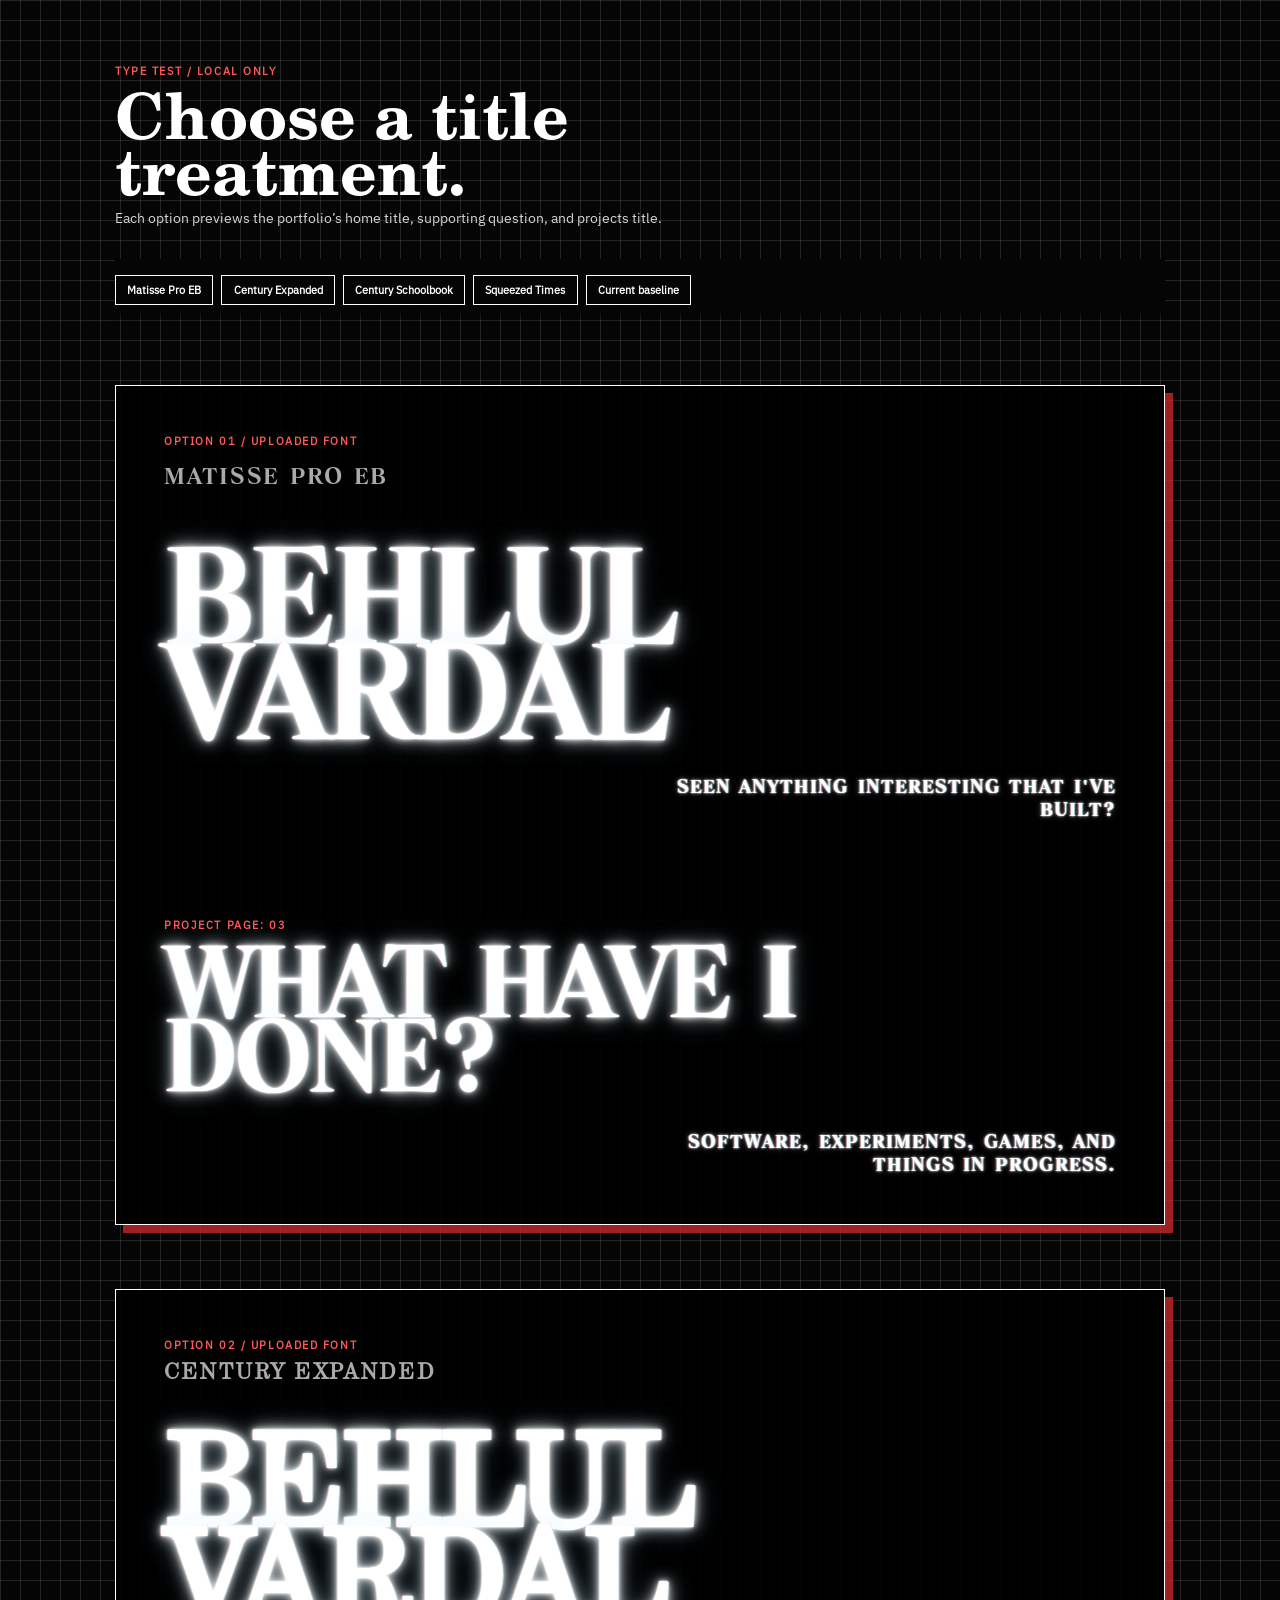
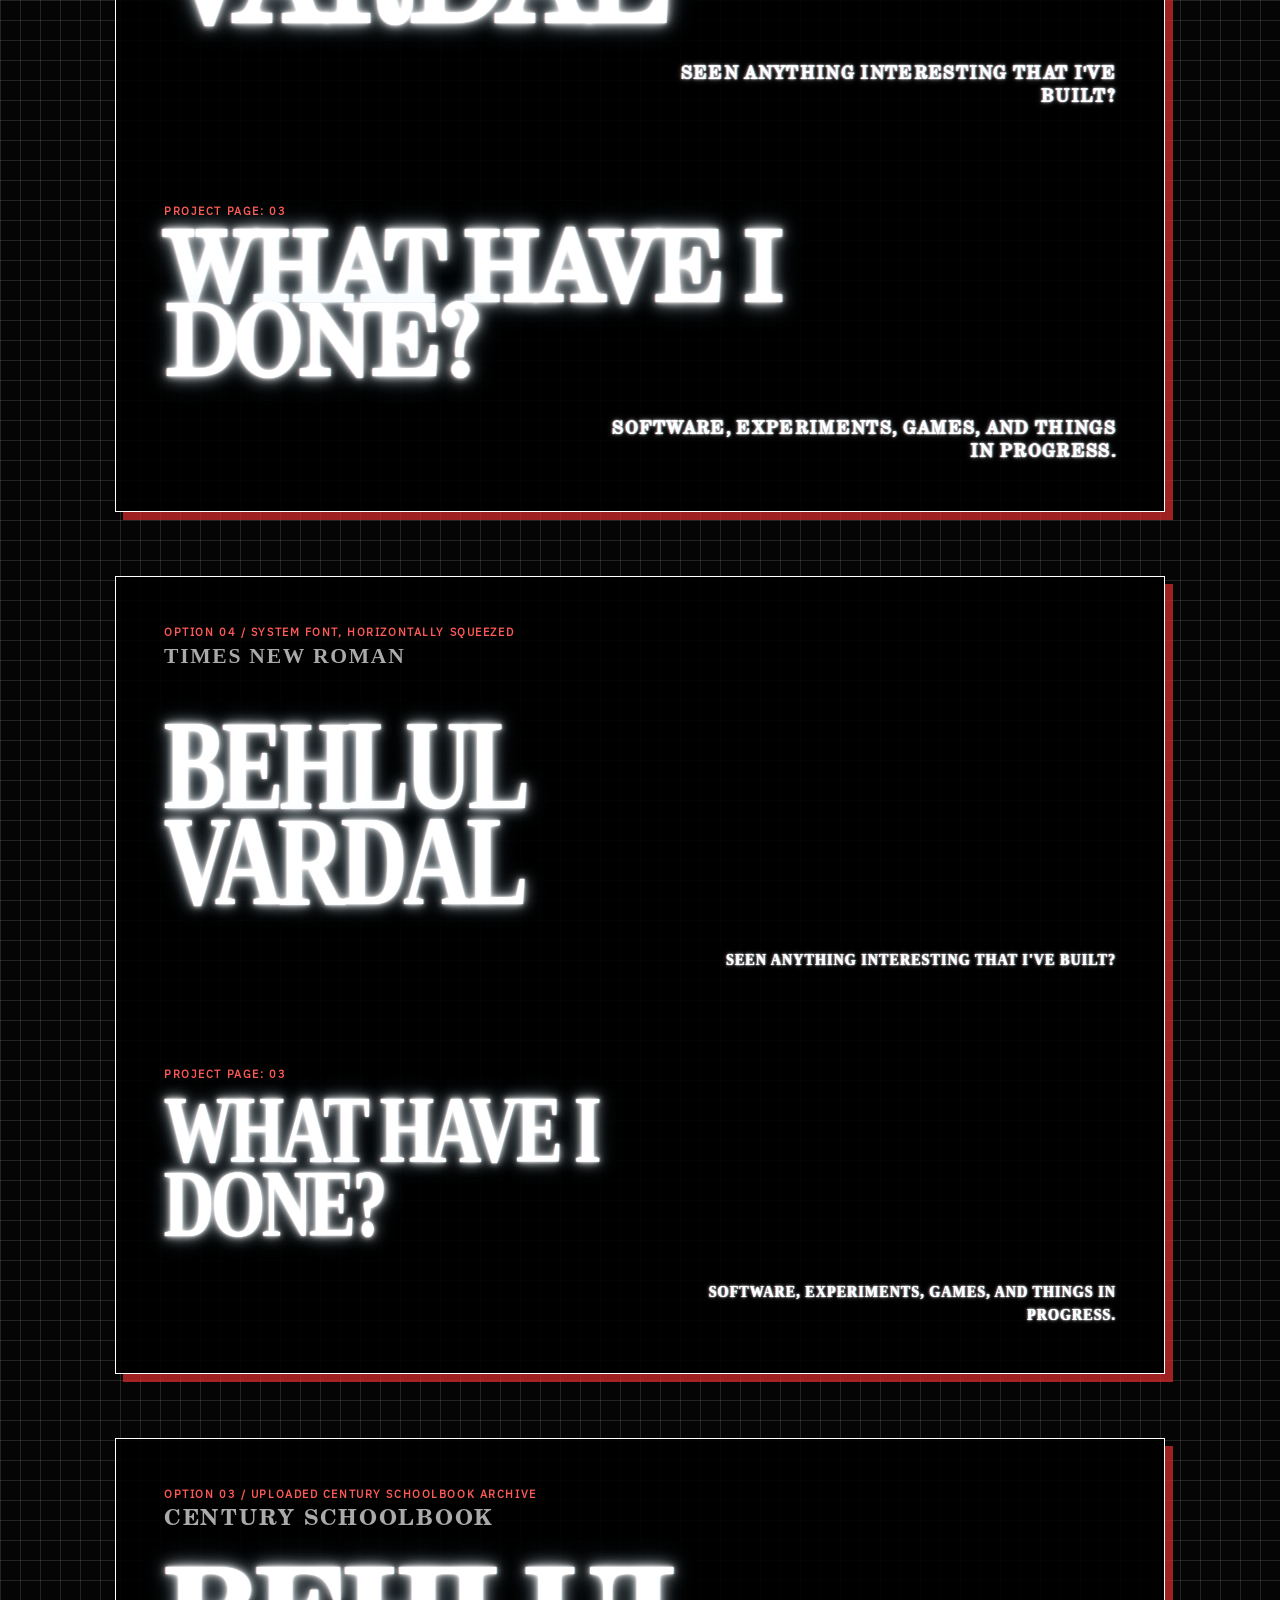
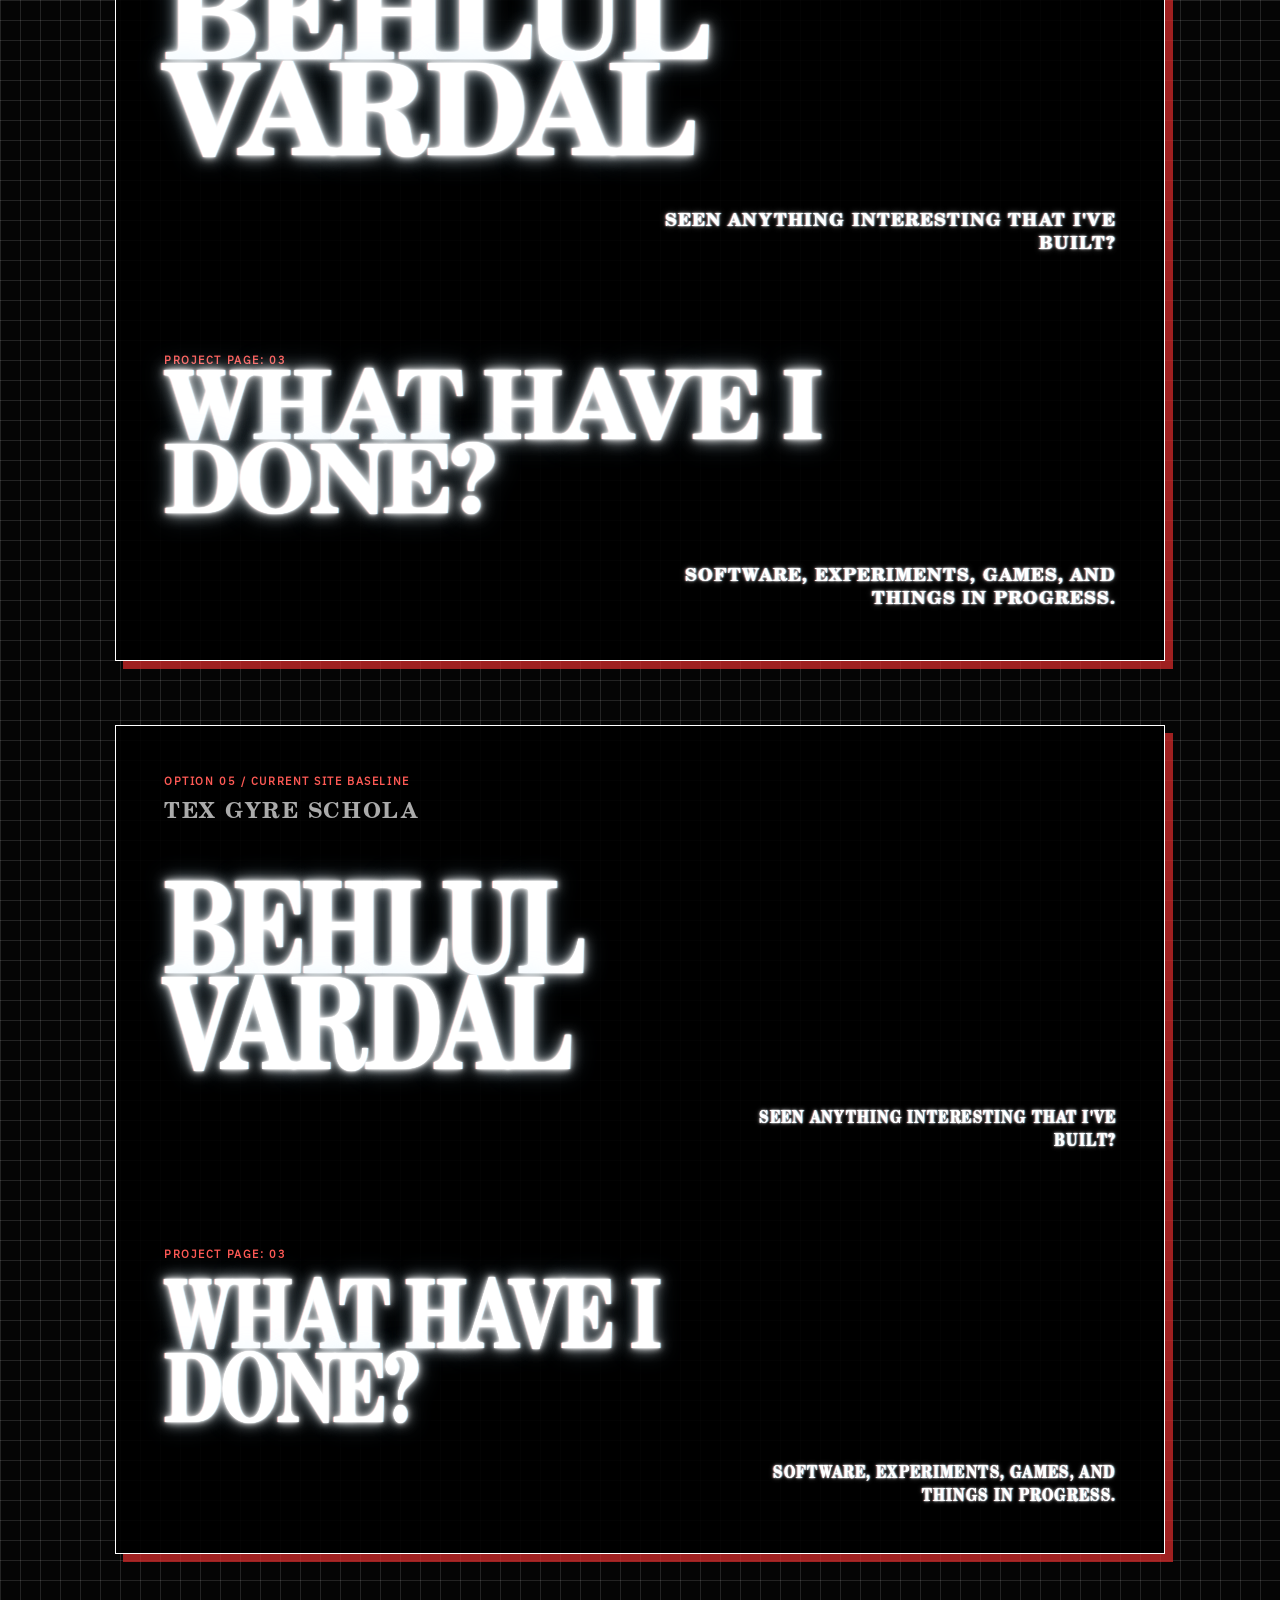
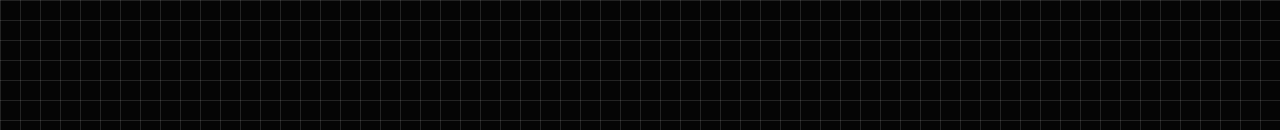
<file: font-preview.html>
<!doctype html>
<html lang="en">
<head>
  <meta charset="utf-8">
  <meta name="viewport" content="width=device-width, initial-scale=1">
  <meta name="robots" content="noindex">
  <title>Font Comparison — Behlul Vardal</title>
  <link rel="stylesheet" href="font-preview.css">
</head>
<body>
  <main>
    <header class="intro">
      <p>TYPE TEST / LOCAL ONLY</p>
      <h1>Choose a title treatment.</h1>
      <span>Each option previews the portfolio’s home title, supporting question, and projects title.</span>
    </header>

    <nav aria-label="Font options">
      <a href="#matisse">Matisse Pro EB</a>
      <a href="#century">Century Expanded</a>
      <a href="#schoolbook">Century Schoolbook</a>
      <a href="#times">Squeezed Times</a>
      <a href="#current">Current baseline</a>
    </nav>

    <section id="matisse" class="specimen specimen--matisse">
      <p class="label">OPTION 01 / UPLOADED FONT</p>
      <h2>MATISSE PRO EB</h2>
      <p class="sample-title">BEHLUL<br>VARDAL</p>
      <p class="sample-subtitle">Seen anything interesting that I've built?</p>
      <p class="project-kicker">PROJECT PAGE: 03</p>
      <p class="sample-project">WHAT HAVE I<br>DONE?</p>
      <p class="sample-subtitle">Software, experiments, games, and things in progress.</p>
    </section>

    <section id="century" class="specimen specimen--century">
      <p class="label">OPTION 02 / UPLOADED FONT</p>
      <h2>CENTURY EXPANDED</h2>
      <p class="sample-title">BEHLUL<br>VARDAL</p>
      <p class="sample-subtitle">Seen anything interesting that I've built?</p>
      <p class="project-kicker">PROJECT PAGE: 03</p>
      <p class="sample-project">WHAT HAVE I<br>DONE?</p>
      <p class="sample-subtitle">Software, experiments, games, and things in progress.</p>
    </section>

    <section id="times" class="specimen specimen--times">
      <p class="label">OPTION 04 / SYSTEM FONT, HORIZONTALLY SQUEEZED</p>
      <h2>TIMES NEW ROMAN</h2>
      <p class="sample-title">BEHLUL<br>VARDAL</p>
      <p class="sample-subtitle">Seen anything interesting that I've built?</p>
      <p class="project-kicker">PROJECT PAGE: 03</p>
      <p class="sample-project">WHAT HAVE I<br>DONE?</p>
      <p class="sample-subtitle">Software, experiments, games, and things in progress.</p>
    </section>

    <section id="schoolbook" class="specimen specimen--schoolbook">
      <p class="label">OPTION 03 / UPLOADED CENTURY SCHOOLBOOK ARCHIVE</p>
      <h2>CENTURY SCHOOLBOOK</h2>
      <p class="sample-title">BEHLUL<br>VARDAL</p>
      <p class="sample-subtitle">Seen anything interesting that I've built?</p>
      <p class="project-kicker">PROJECT PAGE: 03</p>
      <p class="sample-project">WHAT HAVE I<br>DONE?</p>
      <p class="sample-subtitle">Software, experiments, games, and things in progress.</p>
    </section>

    <section id="current" class="specimen specimen--current">
      <p class="label">OPTION 05 / CURRENT SITE BASELINE</p>
      <h2>TEX GYRE SCHOLA</h2>
      <p class="sample-title">BEHLUL<br>VARDAL</p>
      <p class="sample-subtitle">Seen anything interesting that I've built?</p>
      <p class="project-kicker">PROJECT PAGE: 03</p>
      <p class="sample-project">WHAT HAVE I<br>DONE?</p>
      <p class="sample-subtitle">Software, experiments, games, and things in progress.</p>
    </section>
  </main>
</body>
</html>
</file>
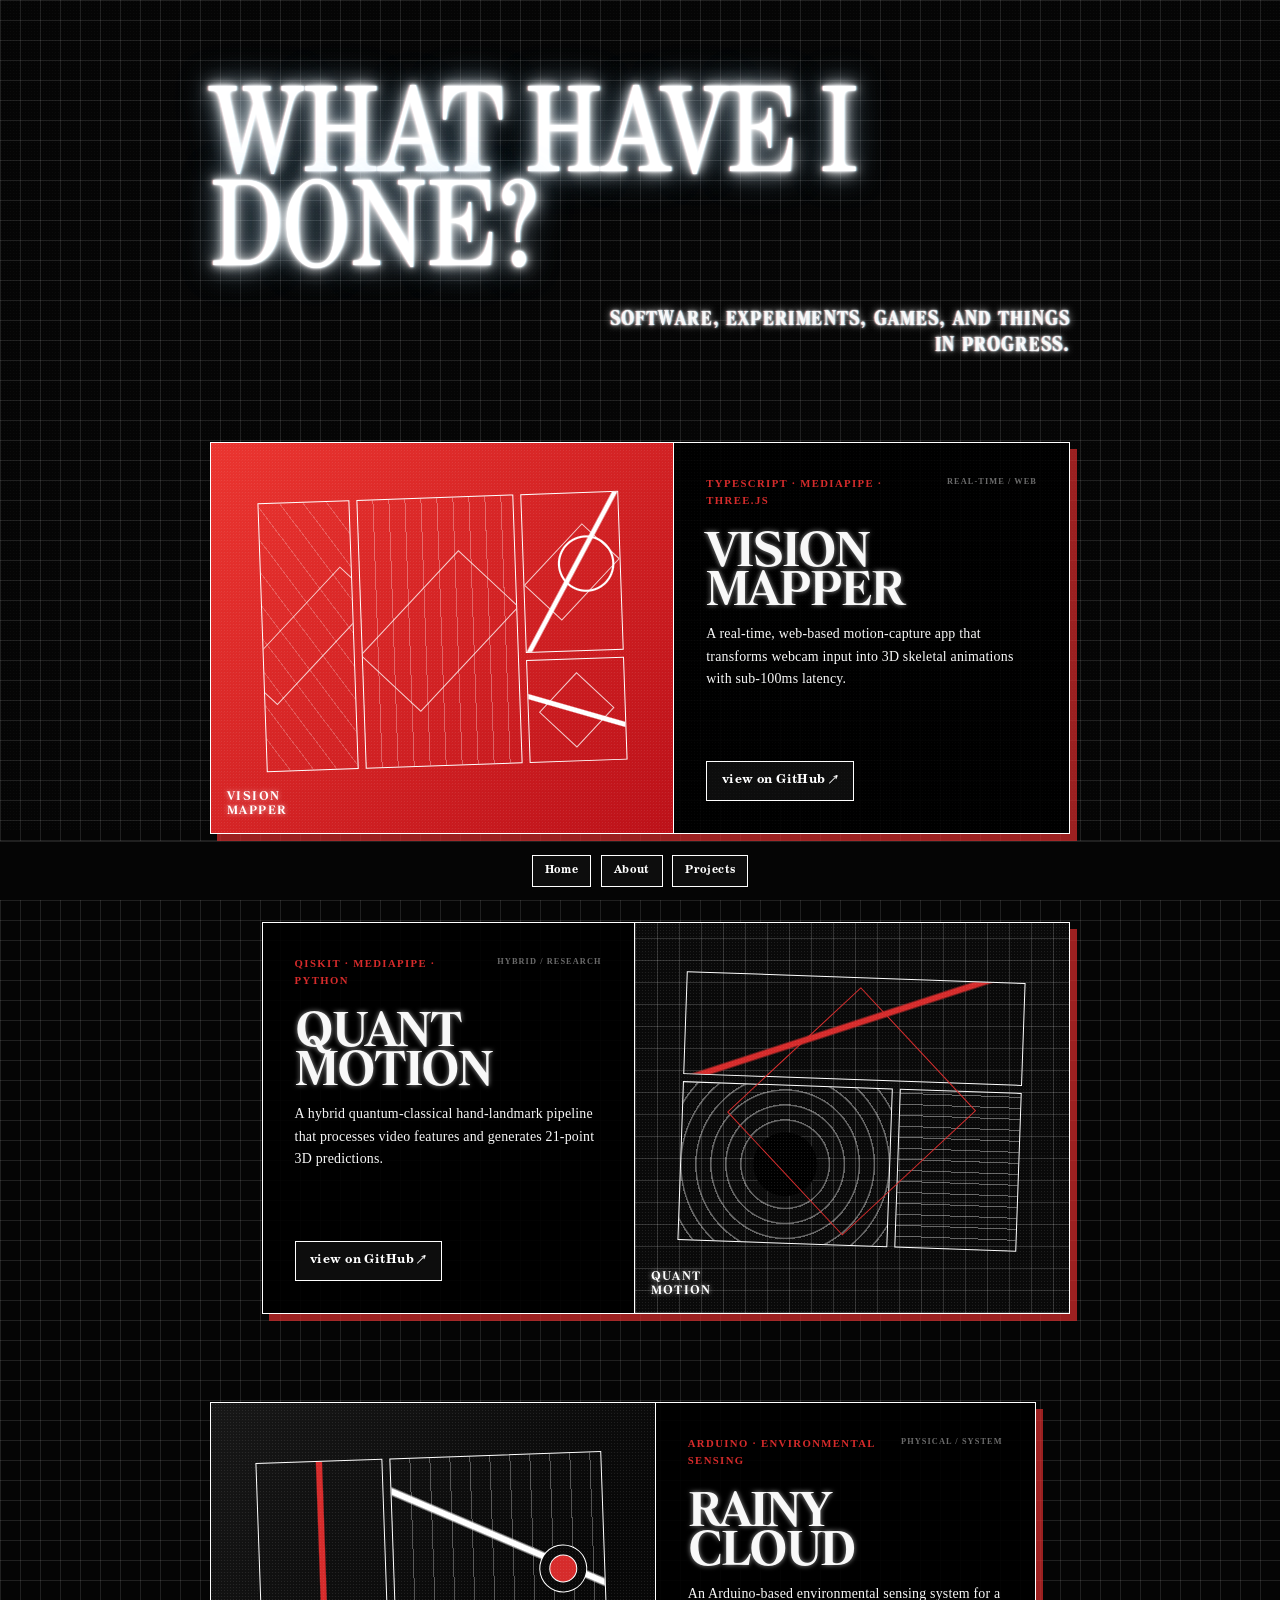
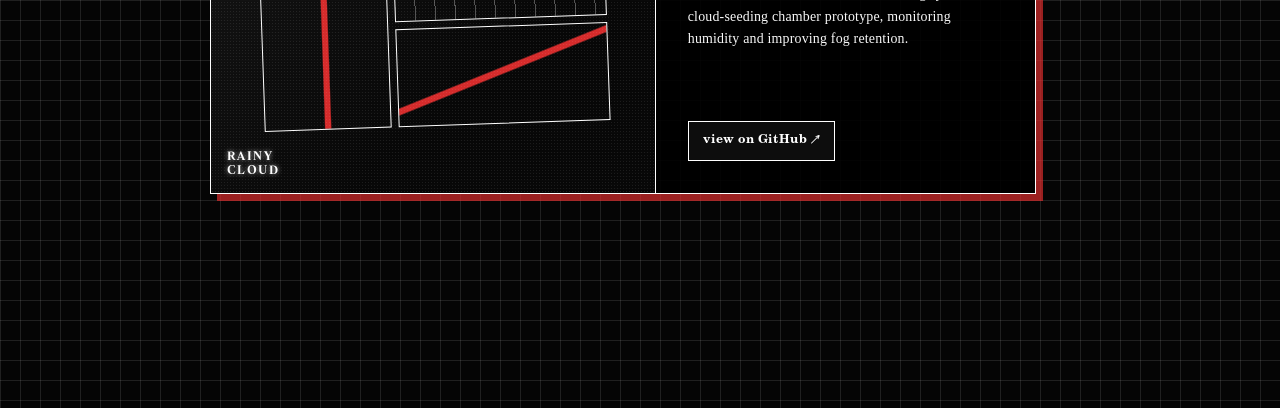
<file: projects.html>
<!doctype html>
<html lang="en">
<head>
  <meta charset="utf-8">
  <meta name="viewport" content="width=device-width, initial-scale=1, viewport-fit=cover">
  <meta name="description" content="Projects by Behlul Vardal.">
  <title>Projects — Behlul Vardal</title>
  <link rel="icon" href="data:image/svg+xml,%3Csvg xmlns='http://www.w3.org/2000/svg' viewBox='0 0 16 16'%3E%3Crect width='16' height='16' fill='%23c9d4dc'/%3E%3C/svg%3E">
  <link rel="stylesheet" href="style.css?v=35">
  <script src="motion.js?v=2" defer></script>
</head>
<body>
  <a class="skip-link" href="#main">Skip to content</a>
  <main id="main" class="container project-page">
    <section class="project-header">
      <!--<p class="episode">PROJECT PAGE: 03</p>-->
      <h1 class="hero-title">WHAT HAVE I<br>DONE?</h1>
      <p class="project-summary"><span>Software, Experiments, games, and things in progress.</span></p>
    </section>

    <section class="project-grid" aria-label="Projects">
      <article class="project-card project-card--featured">
        <div class="project-cover red-cover">
          <div class="project-visual project-visual--motion" aria-hidden="true">
            <i></i><i></i><i></i><i></i>
          </div>
          <span class="project-cover__title">VISION<br>MAPPER</span>
        </div>
        <div class="project-details">
          <div class="project-meta">
            <p class="section-label">TYPESCRIPT · MEDIAPIPE · THREE.JS</p>
            <span>REAL-TIME / WEB</span>
          </div>
          <h2>VISION MAPPER</h2>
          <p>A real-time, web-based motion-capture app that transforms webcam input into 3D skeletal animations with sub-100ms latency.</p>
          <a class="nav-btn" href="https://github.com/Behlul10/vision-mapper" target="_blank" rel="noreferrer">view on GitHub ↗</a>
        </div>
      </article>

      <article class="project-card project-card--reverse">
        <div class="project-cover wire-cover">
          <div class="project-visual project-visual--quant" aria-hidden="true">
            <i></i><i></i><i></i><i></i>
          </div>
          <span class="project-cover__title">QUANT<br>MOTION</span>
        </div>
        <div class="project-details">
          <div class="project-meta">
            <p class="section-label">QISKIT · MEDIAPIPE · PYTHON</p>
            <span>HYBRID / RESEARCH</span>
          </div>
          <h2>QUANT MOTION</h2>
          <p>A hybrid quantum-classical hand-landmark pipeline that processes video features and generates 21-point 3D predictions.</p>
          <a class="nav-btn" href="https://github.com/Behlul10/quant-motion" target="_blank" rel="noreferrer">view on GitHub ↗</a>
        </div>
      </article>

      <article class="project-card project-card--compact">
        <div class="project-cover text-cover">
          <div class="project-visual project-visual--sensor" aria-hidden="true">
            <i></i><i></i><i></i><i></i>
          </div>
          <span class="project-cover__title">RAINY<br>CLOUD</span>
        </div>
        <div class="project-details">
          <div class="project-meta">
            <p class="section-label">ARDUINO · ENVIRONMENTAL SENSING</p>
            <span>PHYSICAL / SYSTEM</span>
          </div>
          <h2>RAINY CLOUD</h2>
          <p>An Arduino-based environmental sensing system for a cloud-seeding chamber prototype, monitoring humidity and improving fog retention.</p>
          <a class="nav-btn" href="https://github.com/Behlul10/RainyCloud" target="_blank" rel="noreferrer">view on GitHub ↗</a>
        </div>
      </article>
    </section>

  </main>
  <footer class="bottom-nav"><a href="index.html">Home</a><a href="about-me.html">About</a><a href="projects.html">Projects</a></footer>
</body>
</html>
</file>
<file: style.css>
@font-face { font-family:'Century Schoolbook'; src:url('assets/fonts/C059-Roman.otf') format('opentype'); font-weight:400; font-style:normal; font-display:swap; }
@font-face { font-family:'Century Schoolbook'; src:url('assets/fonts/C059-Bold.otf') format('opentype'); font-weight:700; font-style:normal; font-display:swap; }
@font-face { font-family:'Century Expanded'; src:url('assets/fonts/century-expanded-regular-opentype-1_ufonts.com.woff2') format('woff2'); font-weight:400 800; font-style:normal; font-display:swap; }
/* Matisse is a large display face. `optional` preserves it for normal/cached
   visits, while allowing a fast local serif fallback instead of tying up a
   cold navigation on a slow connection. */
@font-face { font-family:'Matisse Pro EB'; src:url('assets/fonts/matisse-pro-eb-latin.woff2') format('woff2'); font-weight:400 800; font-style:normal; font-display:swap; }
:root { --black:#050505; --white:#f8f8f8; --red:#d62b2b; --line:rgba(255,255,255,.11); --reading:'Times New Roman',Times,serif; --display:'Century Expanded',Century,serif; --supporting:'Matisse Pro EB',serif; --subtitle:'Matisse Pro EB',serif; --controls:'Century Schoolbook','New Century Schoolbook',Century,serif; --sans:var(--controls); }
* { box-sizing:border-box; }
html { scroll-behavior:auto; background-color:var(--black); }
html:has(body.about-page) { background-color:#f4f2ed; }
body { max-width:100%; margin:0; overflow-x:clip; padding-bottom:4.4rem; background-color:var(--black); background-image:linear-gradient(to right,var(--line) 1px,transparent 1px),linear-gradient(to bottom,var(--line) 1px,transparent 1px); background-position:0 0; background-size:20px 20px; color:var(--white); font-family:var(--reading); font-stretch:105%; letter-spacing:.012em; line-height:1.6; }
body:not(.about-page)::before { content:''; position:fixed; z-index:9; inset:0; bottom:calc(4.4rem + env(safe-area-inset-bottom, 0px)); pointer-events:none; background-image:radial-gradient(rgba(255,255,255,.42) .45px,transparent .7px),radial-gradient(rgba(150,198,255,.24) .45px,transparent .72px); background-position:0 0,2px 1px; background-size:3px 3px,5px 5px; mix-blend-mode:screen; opacity:.055; }
.skip-link { position:absolute; left:-9999px; }.skip-link:focus { left:1rem; top:1rem; z-index:10; background:#fff; color:#000; padding:.6rem; }
.container { width:min(90%,720px); margin:0 auto; padding:1.2rem 0 4rem; }
.hero-section { min-height:88vh; display:grid; align-content:center; justify-items:center; gap:1.6rem; text-align:center; }.hero-section.short { min-height:72vh; }.hero-copy { position:relative; z-index:1; width:100%; display:flex; flex-direction:column; align-items:stretch; text-align:left; }
.episode,.section-label { margin:0 0 .8rem; color:var(--red); font-size:.67rem; font-weight:bold; letter-spacing:.13em; }
.hero-title { margin:0; color:#fff; font-family:var(--display); font-size:clamp(4rem,16vw,7.2rem); font-weight:700; line-height:.8; letter-spacing:-.025em; text-shadow:0 0 1px #fff,0 0 4px #fff,0 0 10px rgba(255,255,255,1),0 0 20px rgba(255,255,255,.9),0 0 34px rgba(175,226,255,.58),0 0 48px rgba(117,192,255,.26),1px 0 2px #8ce4ff,-1px 0 2px #ff8585; transform:scale(.84,1.02); transform-origin:left center; }
.hero-identity { width:100%; }
.hero-discipline { max-width:25rem; margin:.95rem 0 0; font-size:clamp(.82rem,2vw,.98rem); line-height:1.45; }
.hero-question { position:relative; align-self:flex-end; width:100%; min-width:0; height:1.6em; margin:2.6rem 0 .45rem; font-family:var(--subtitle); font-size:clamp(.95rem,2.3vw,1.2rem); font-weight:700; letter-spacing:.075em; text-align:right; text-transform:uppercase; text-shadow:0 0 1px #fff,0 0 3px #fff,0 0 7px rgba(255,255,255,.72),0 0 11px rgba(255,255,255,.42),1px 0 1px rgba(125,220,255,.82),-1px 0 1px rgba(255,118,118,.74); }
.hero-question span { position:absolute; top:0; right:0; display:block; white-space:nowrap; transform:scale(.82,1.13); transform-origin:right center; }
.hero-image { width:min(260px,65vw); height:auto; opacity:.95; filter:drop-shadow(0 0 16px rgba(214,43,43,.35)); }
.hero-cover { width:min(290px,65vw); aspect-ratio:7 / 8; position:relative; overflow:hidden; justify-self:center; background:radial-gradient(circle at 76% 20%,#ff6555 0 3%,transparent 30%),linear-gradient(145deg,#ff2e20,#d70b11 58%,#93060a); box-shadow:0 0 24px rgba(215,21,13,.45); }.hero-cover::before { content:''; position:absolute; inset:0; background:linear-gradient(90deg,rgba(0,0,0,.24),transparent 36%,rgba(0,0,0,.14)),repeating-linear-gradient(0deg,rgba(255,255,255,.09) 0 1px,transparent 1px 8px); }.hero-cover::after { content:''; position:absolute; width:110%; aspect-ratio:1; left:27%; top:50%; border:1px solid rgba(30,0,0,.5); border-radius:50%; transform:translateY(-50%); }.hero-cover strong,.hero-cover span { display:none; }
@media (max-width:699px) { .hero-cover { order:-1; width:100%; max-width:none; height:auto; min-height:0; max-height:none; aspect-ratio:1; } }
@media (max-width:699px) { .container { padding-top:0; }.hero-section { width:100vw; margin-left:calc(50% - 50vw); grid-template-columns:minmax(0,1fr); align-content:start; padding-top:0; }.hero-image { order:-1; width:100%; max-width:none; height:34svh; max-height:240px; min-height:180px; object-fit:contain; filter:none; }.hero-copy { width:90%; min-width:0; margin:0 auto; padding-top:2.8rem; }.hero-identity { min-width:0; } }
@media (max-width:699px) {
  .featured-project--vision .featured-project__scene::before { width: 125%; left: -12.5%; bottom: -102%; }
}
@media (max-width:699px) { .hero-question span { transform:scale(.68,1.13); } }
.section { padding:7rem 0; position:relative; }
.about.section,.education.section { padding:3.5rem 0; }
.about.section .section-label { margin:0 0 1.2rem; color:var(--red); font-family:var(--supporting); font-size:clamp(1.7rem,6vw,3.25rem); font-weight:700; letter-spacing:-.035em; line-height:.8; text-shadow:0 0 1px rgba(255,239,239,.96),0 0 5px rgba(255,91,91,.86),0 0 14px rgba(214,43,43,.68),0 0 28px rgba(214,43,43,.34); }
.about.section { --signal-red:#ef302e; }
.about.section .sub-container { border-color:var(--signal-red); box-shadow:none; }
.about.section .section-label { color:#dce7eb; font-family:var(--display); font-weight:700; letter-spacing:-.045em; text-shadow:0 1px 1px rgba(255,255,255,.92),0 0 5px rgba(217,234,242,.75),0 0 15px rgba(165,198,214,.48); }
h2 { margin:.1rem 0 1.4rem; font-family:var(--supporting); font-size:clamp(2rem,7vw,3.5rem); line-height:.9; letter-spacing:-.04em; text-shadow:0 0 5px rgba(255,255,255,.6); }
.sub-container { border:1px solid #fff; background:rgba(0,0,0,.83); padding:1.25rem; box-shadow:5px 5px 0 rgba(214,43,43,.8); }.sub-container p { max-width:38rem; }
.featured-projects { padding-top:3rem; }
.featured-projects__heading { margin-bottom:1.5rem; }
.featured-projects__heading h2 { margin-bottom:0; }
.featured-projects__grid { display:grid; grid-template-columns:1fr; gap:.75rem; }
.featured-project { position:relative; display:grid; min-height:24rem; overflow:hidden; border:1px solid #f6f4ee; background-color:#f3f0e7; background-image:url('assets/newsprint-paper.svg'),radial-gradient(rgba(0,0,0,.28) .28px,transparent .48px),repeating-linear-gradient(0deg,rgba(0,0,0,.04) 0 1px,transparent 1px 4px); background-position:0 0,1px 1px,0 0; background-size:180px 180px,2.25px 2.25px,auto; background-blend-mode:multiply,multiply,normal; color:#080808; text-decoration:none; isolation:isolate; transition:transform .18s ease,box-shadow .18s ease; }
.featured-project::before { content:''; position:absolute; z-index:-1; inset:8px; border:1px solid rgba(0,0,0,.86); pointer-events:none; }
.featured-project:hover,.featured-project:focus-visible { color:#080808; transform:translate(-3px,-3px); box-shadow:6px 6px 0 #f6f4ee; outline:1px solid #f6f4ee; outline-offset:4px; }
.featured-project__scene { position:relative; min-height:12rem; overflow:hidden; border-bottom:1px solid #111; background-color:#050505; background-image:url('assets/starfield.svg'),radial-gradient(circle at 5% 12%,#fff 0 .75px,transparent 1.3px),radial-gradient(circle at 17% 43%,#fff 0 .65px,transparent 1.2px),radial-gradient(circle at 26% 22%,#fff 0 1.05px,transparent 1.6px),radial-gradient(circle at 34% 68%,#fff 0 .6px,transparent 1.2px),radial-gradient(circle at 43% 15%,#fff 0 .7px,transparent 1.3px),radial-gradient(circle at 54% 48%,#fff 0 1px,transparent 1.6px),radial-gradient(circle at 63% 10%,#fff 0 .7px,transparent 1.3px),radial-gradient(circle at 72% 34%,#fff 0 .65px,transparent 1.2px),radial-gradient(circle at 82% 16%,#fff 0 1.1px,transparent 1.7px),radial-gradient(circle at 93% 52%,#fff 0 .65px,transparent 1.2px),radial-gradient(circle at 10% 82%,#fff 0 .65px,transparent 1.2px),radial-gradient(circle at 72% 84%,#fff 0 .75px,transparent 1.3px); background-size:100% 100%,auto,auto,auto,auto,auto,auto,auto,auto,auto,auto,auto,auto; }
.featured-project__scene::before,.featured-project__scene::after { content:''; position:absolute; inset:auto; }
.featured-project__scene::before { width:122%; aspect-ratio:1; left:-12%; bottom:-88%; border-radius:50%; background:radial-gradient(ellipse at 32% 12%,rgba(255,255,255,.98) 0 3%,rgba(222,228,231,.92) 8%,transparent 22%),radial-gradient(ellipse at 58% 34%,rgba(255,255,255,.72) 0 2%,transparent 14%),radial-gradient(ellipse at 50% 14%,#fff 0 6%,#eff4f5 17%,#c3cbd0 35%,#78828a 55%,#2b3035 77%,#050608 100%); box-shadow:0 -1px 2px rgba(255,255,255,.96),0 -4px 11px rgba(220,236,255,.74),0 -12px 28px rgba(175,210,255,.23),inset -22px -12px 30px rgba(0,0,0,.72),inset 16px 10px 22px rgba(255,255,255,.28); filter:drop-shadow(0 0 8px rgba(220,238,255,.45)); }
.featured-project__scene::after { display:none; }
.featured-project__scene i { display:none; }
.featured-project__scene i:nth-child(1) { left:17%; top:28%; }
.featured-project__scene i:nth-child(2) { right:19%; top:18%; }
.featured-project__scene i:nth-child(3) { right:35%; top:59%; }
.featured-project__copy { display:grid; align-content:space-between; min-height:12rem; padding:1rem 1.1rem 1.2rem; }
.featured-project__number { margin:0; font-family:var(--controls); font-size:.62rem; font-weight:700; letter-spacing:.1em; }
.featured-project h3 { margin:1.25rem 0 .6rem; font-family:var(--supporting); font-size:clamp(2rem,8vw,3.75rem); font-weight:700; line-height:.78; letter-spacing:-.05em; }
.featured-project__copy > p:last-child { max-width:24rem; margin:0; font-size:.9rem; line-height:1.2; }
.featured-project--vision .featured-project__scene::before { left:-20%; bottom:-94%; }
.featured-project--vision .featured-project__scene::after { width:132%; left:-16%; top:33%; transform:rotate(9deg); }

/* Give each project a different astronomy plate rather than three copies of one planet. */
.featured-project--quant .featured-project__scene { background-color:#080808; }
.featured-project--quant .featured-project__scene::before { width:76%; aspect-ratio:1; left:12%; bottom:-57%; border:1px solid rgba(225,238,248,.8); background:repeating-radial-gradient(ellipse at 50% 50%,transparent 0 10%,rgba(207,226,238,.64) 10.4% 10.85%,transparent 11.25% 16%),radial-gradient(circle at 50% 50%,rgba(231,241,246,.34),rgba(61,72,82,.28) 38%,rgba(4,5,7,0) 67%); box-shadow:0 0 10px rgba(204,231,247,.42),inset 0 0 20px rgba(191,222,238,.16); filter:none; }
.featured-project--quant .featured-project__scene::after { display:block; width:108%; height:43%; left:-4%; top:31%; border:1px solid rgba(225,238,248,.82); border-radius:50%; transform:rotate(-13deg); box-shadow:0 0 7px rgba(199,230,247,.32); }
.featured-project--quant .featured-project__scene i { display:block; position:absolute; z-index:2; height:1px; background:linear-gradient(90deg,transparent,rgba(237,247,255,.88),transparent); transform-origin:center; opacity:.68; }
.featured-project--quant .featured-project__scene i:nth-child(1) { width:70%; left:15%; top:45%; transform:rotate(18deg); }
.featured-project--quant .featured-project__scene i:nth-child(2) { width:58%; left:24%; top:45%; transform:rotate(-28deg); }
.featured-project--quant .featured-project__scene i:nth-child(3) { width:40%; left:30%; top:45%; transform:rotate(67deg); }
.featured-project--rainy { min-height:19rem; }
.featured-project--rainy .featured-project__scene { min-height:10rem; }
.featured-project--rainy .featured-project__scene::before { width:108%; height:70%; aspect-ratio:auto; left:-4%; bottom:-27%; border-radius:50% 50% 0 0; background:radial-gradient(ellipse at 27% 20%,rgba(236,243,246,.68) 0 6%,transparent 24%),radial-gradient(ellipse at 68% 34%,rgba(156,177,189,.48) 0 16%,transparent 42%),repeating-linear-gradient(169deg,transparent 0 10px,rgba(218,232,239,.36) 11px 12px,transparent 13px 20px),linear-gradient(180deg,rgba(172,189,199,.58),rgba(33,40,46,.72)); box-shadow:0 -2px 12px rgba(206,228,242,.4),inset 0 10px 22px rgba(235,245,249,.18); filter:none; }
.featured-project--rainy .featured-project__scene::after { display:block; width:125%; height:34%; left:-12%; top:28%; border-top:1px solid rgba(230,241,248,.72); border-radius:50%; transform:rotate(-4deg); }
.featured-project--rainy .featured-project__scene i { display:block; position:absolute; z-index:2; width:1px; height:45%; top:18%; background:linear-gradient(180deg,transparent,rgba(224,237,243,.75),transparent); opacity:.48; transform:rotate(15deg); }
.featured-project--rainy .featured-project__scene i:nth-child(1) { left:23%; }
.featured-project--rainy .featured-project__scene i:nth-child(2) { left:51%; top:28%; height:38%; }
.featured-project--rainy .featured-project__scene i:nth-child(3) { left:76%; top:13%; height:47%; }
.featured-projects__more { position:relative; isolation:isolate; display:inline-block; margin-top:1.15rem; overflow:hidden; border-color:#e1ebf1; background-color:#aab7c1; background-image:url('assets/chrome-wave.svg'),linear-gradient(180deg,#e7eef1 0%,#aebbc5 52%,#d8e0e4 100%); background-position:center; background-size:100% 100%,100% 100%; box-shadow:inset 0 1px 1px rgba(255,255,255,.8),inset 0 -2px 5px rgba(37,48,59,.3),0 2px 7px rgba(0,0,0,.5); color:#080d15; font-family:var(--controls); font-size:.78rem; font-weight:700; letter-spacing:.05em; text-decoration:none; text-shadow:0 1px 1px rgba(255,255,255,.58); transition:transform .18s ease,box-shadow .18s ease,background .18s ease,color .18s ease,text-shadow .18s ease; }
.featured-projects__more::before { content:''; position:absolute; z-index:-1; inset:-20%; opacity:0; background-image:radial-gradient(ellipse at 22% 12%,rgba(236,244,248,.68) 0 6%,rgba(181,204,219,.28) 23%,transparent 48%),radial-gradient(ellipse at 78% 86%,rgba(232,241,246,.5) 0 5%,transparent 42%),radial-gradient(rgba(234,243,247,.32) .42px,transparent .78px); background-position:center,center,0 0; background-size:auto,auto,3px 3px; filter:blur(.2px); transition:opacity .18s ease; }
.featured-projects__more:hover,.featured-projects__more:focus-visible { background-color:#b7c7d1; background-image:url('assets/grain.svg?v=2'),linear-gradient(180deg,#d5e3e9 0%,#9caebc 52%,#c9d4da 100%); background-position:0 0,center; background-size:180px 180px,100% 100%; color:#e9f0f3; text-shadow:0 0 1px rgba(244,249,252,.85),0 0 5px rgba(220,235,243,.72),0 0 13px rgba(174,202,218,.54),1px 0 1px rgba(156,216,238,.55),-1px 0 1px rgba(193,177,192,.35); box-shadow:0 0 0 1px rgba(222,237,244,.76),0 0 8px rgba(212,231,240,.56),0 0 22px rgba(167,197,213,.45),0 0 44px rgba(125,156,180,.24),inset 0 0 16px rgba(231,243,248,.44); transform:translateY(-2px); outline:none; }
.featured-projects__more::after { content:''; position:absolute; z-index:1; inset:-60% -35%; opacity:0; pointer-events:none; background:linear-gradient(112deg,transparent 40%,rgba(255,255,255,.08) 44%,rgba(255,255,255,.96) 49%,rgba(225,250,255,.64) 52%,transparent 59%); mix-blend-mode:screen; transform:translateX(-95%) skewX(-16deg); }
.featured-projects__more:hover::before,.featured-projects__more:focus-visible::before { opacity:1; }
.featured-projects__more:hover::after,.featured-projects__more:focus-visible::after { animation:featured-crt-glare .62s ease-out both; }
@media (min-width:700px) { .featured-projects__grid { grid-template-columns:minmax(0,.82fr) minmax(0,1.18fr); gap:1rem; }.featured-project--vision { grid-column:1; grid-row:1; }.featured-project--quant { grid-column:2; grid-row:1; }.featured-project--rainy { grid-column:1 / -1; grid-row:2; min-height:20rem; grid-template-columns:minmax(0,1.15fr) minmax(0,.85fr); }.featured-project--rainy .featured-project__scene { min-height:100%; border-bottom:0; border-right:1px solid #111; }.featured-project--rainy .featured-project__copy { min-height:100%; }.featured-project--vision,.featured-project--quant { min-height:29rem; } }
.nav-btn,.bottom-nav a { display:inline-block; border:1px solid #fff; background:#0d0d0d; color:#fff; padding:.58rem .9rem; font-family:var(--controls); text-decoration:none; font-size:.76rem; font-weight:bold; }.nav-btn { margin-top:.5rem; }.nav-btn:hover,.bottom-nav a:hover { background:#fff; color:#000; box-shadow:0 0 10px #fff; }
.contact-rule { width:min(100%,34rem); height:4px; margin:0 0 1.5rem; border-top:1px solid rgba(255,255,255,.9); border-bottom:1px solid rgba(73,91,113,.9); background:#aabbd0 url('assets/chrome_3-button.webp') center 48% / cover no-repeat; box-shadow:0 0 5px rgba(198,236,255,.62),0 0 12px rgba(121,195,233,.24); }
.contact { display:flex; flex-wrap:wrap; gap:.75rem; }
.contact a { position:relative; isolation:isolate; display:inline-grid; min-width:5.9rem; overflow:hidden; border:1px solid rgba(238,250,255,.92); padding:.62rem 1rem; background-color:#172033; background-image:var(--chrome-image); background-position:center; background-size:cover; box-shadow:0 0 0 1px rgba(151,222,255,.24),0 3px 10px rgba(0,0,0,.58),0 0 8px rgba(163,232,255,.3); color:#fff; font-family:var(--controls); font-size:.76rem; font-weight:700; letter-spacing:.06em; line-height:1.1; text-align:center; text-decoration:none; text-shadow:0 1px 2px #02040a,0 0 5px rgba(0,0,0,.96); transition:transform .18s ease,box-shadow .18s ease; }
.contact a:nth-child(1) { --chrome-image:url('assets/chrome_1-button.webp'); background-position:54% 50%; }
.contact a:nth-child(2) { --chrome-image:url('assets/chrome_4-button.webp'); background-position:50% 50%; }
.contact a:nth-child(3) { --chrome-image:url('assets/chrome_3-button.webp'); background-position:50% 58%; }
.contact a > span { position:relative; z-index:1; justify-self:center; }
.contact a > span::after { content:''; position:absolute; z-index:2; top:-.56rem; left:calc(100% + .12rem); width:1.15rem; height:1.15rem; background:#fff; clip-path:polygon(50% 0,57% 40%,100% 50%,57% 60%,50% 100%,43% 60%,0 50%,43% 40%); filter:drop-shadow(0 0 2px #fff) drop-shadow(0 0 6px rgba(255,255,255,.95)); opacity:0; pointer-events:none; transform:scale(.1) rotate(45deg); }
.contact a::before { content:''; position:absolute; z-index:0; inset:-35% -18%; background:radial-gradient(ellipse at center,rgba(255,255,255,.94) 0 4%,rgba(205,244,255,.55) 12%,rgba(179,223,255,.12) 25%,transparent 46%); mix-blend-mode:screen; opacity:0; pointer-events:none; transform:translateX(-70%); }
.contact a::after { content:none; }
.contact a:hover,.contact a:focus-visible { color:#fff; transform:translateY(-2px); box-shadow:0 0 0 1px #fff,0 7px 16px rgba(0,0,0,.64),0 0 16px rgba(218,250,255,.98),0 0 34px rgba(115,193,255,.68); outline:none; }
.contact a:hover::before,.contact a:focus-visible::before { animation:chrome-light-pass .48s ease-out both; }
.contact a:hover > span::after,.contact a:focus-visible > span::after { animation:chrome-spark .42s ease-out both; }
@keyframes chrome-spark { 0% { opacity:0; transform:scale(.08) rotate(45deg); } 42% { opacity:1; transform:scale(1.15) rotate(45deg); } 100% { opacity:.8; transform:scale(.72) rotate(45deg); } }
@keyframes chrome-light-pass { 0% { opacity:0; transform:translateX(-70%); } 20% { opacity:1; } 100% { opacity:.92; transform:translateX(70%); } }
@keyframes featured-crt-glare { 0% { opacity:0; transform:translateX(-95%) skewX(-16deg); } 18% { opacity:.95; } 100% { opacity:0; transform:translateX(95%) skewX(-16deg); } }
.skill-group { margin:2.2rem 0; }.skill-group h3 { margin:0 0 .85rem; color:var(--red); font-size:1rem; text-transform:uppercase; }.skill-tags { display:flex; flex-wrap:wrap; gap:.5rem; }.skill-tags span { border:1px solid #444; background:#151515; padding:.43rem .65rem; font-size:.78rem; }
.bottom-nav { position:fixed; z-index:10; bottom:0; left:0; right:0; display:flex; justify-content:center; gap:.6rem; padding:.8rem; padding-bottom:calc(.8rem + env(safe-area-inset-bottom, 0px)); background:#050505; border-top:1px solid var(--line); opacity:1; transform:none; transition:none; animation:none; }.bottom-nav a { padding:.42rem .75rem; font-size:.67rem; }
.about-page { --paper:#f4f2ed; --about-ink:#121212; --about-red:#c82121; padding-bottom:4.4rem; background:var(--paper); background-image:none; color:var(--about-ink); }.about-page .bottom-nav { background:var(--paper); border-color:#222; backdrop-filter:none; }.about-page .bottom-nav a { border-color:#222; background:var(--paper); color:#111; }.about-page .bottom-nav a:hover { background:#111; color:#fff; box-shadow:none; }.about-layout { width:min(88%,960px); min-height:100svh; margin:0 auto; padding:2.4rem 0 6rem; position:relative; display:grid; align-content:start; }.about-kicker { margin:0; color:var(--about-red); font-size:.66rem; font-weight:700; letter-spacing:.12em; }.about-layout h1 { position:relative; z-index:1; margin:6.5rem 0 1.1rem; font:clamp(4.2rem,20vw,11rem)/.78 var(--display); letter-spacing:-.055em; }.about-layout h1 em { font-weight:400; }.about-signal { position:absolute; z-index:0; top:2rem; bottom:7rem; left:54%; width:10px; transform:translateX(-50%); background:linear-gradient(var(--about-red),#ee5959 45%,var(--about-red)); box-shadow:0 0 13px rgba(200,33,33,.22); }.about-signal::before,.about-signal::after { content:''; position:absolute; left:50%; width:45px; height:45px; border:3px solid var(--about-red); transform:translateX(-50%) rotate(45deg); }.about-signal::before { top:33%; }.about-signal::after { top:calc(33% + 12px); width:24px; height:24px; background:var(--paper); }.about-signal i,.about-signal b { position:absolute; left:-7px; right:-7px; height:2px; background:var(--about-red); }.about-signal i { top:17%; }.about-signal b { bottom:19%; }.about-signal span { position:absolute; top:46%; left:50%; width:38px; height:38px; border-radius:50%; background:var(--about-red); transform:translateX(-50%); }.about-intro { position:relative; z-index:1; width:min(100%,430px); margin-top:2.2rem; padding:1rem 0 1rem 1.1rem; border-left:3px solid var(--about-red); background:linear-gradient(90deg,rgba(244,242,237,.95),rgba(244,242,237,.72)); }.about-intro p { margin:.8rem 0; font-size:.9rem; }.about-intro .lead { margin-top:0; font:clamp(1.35rem,5vw,2rem)/1.03 var(--reading); }.about-education { position:relative; z-index:1; width:min(100%,540px); margin:8rem 0 0 auto; padding:1.35rem; background:#141414; color:var(--paper); box-shadow:7px 7px 0 var(--about-red); }.about-education .about-kicker { color:#ff6e6e; }.about-education h2 { margin:1rem 0; color:#fff; font-size:clamp(1.65rem,6vw,3.1rem); text-shadow:none; }.about-education p:last-child { margin:0; font-size:.78rem; }
.project-page { width:min(90%,980px); overflow:visible; }
.project-header { width:min(100%,860px); min-width:0; min-height:57vh; margin:0 auto; display:grid; grid-template-columns:minmax(0,1fr); align-content:center; justify-items:start; padding:4rem 0; text-align:left; }
.project-header .hero-title { width:100%; max-width:100%; transform-origin:left center; }
.project-header .episode { width:100%; }
.project-summary { position:relative; width:min(100%,32rem); max-width:32rem; margin:2.6rem 0 .45rem auto; font-family:var(--subtitle); font-size:clamp(.9rem,2vw,1.05rem); font-weight:700; letter-spacing:.075em; line-height:1.35; overflow-wrap:anywhere; text-align:right; text-transform:uppercase; text-shadow:0 0 1px #fff,0 0 3px #fff,0 0 7px rgba(255,255,255,.72),0 0 11px rgba(255,255,255,.42),1px 0 1px rgba(125,220,255,.82),-1px 0 1px rgba(255,118,118,.74); }
.project-summary span { display:block; transform:scale(.92,1.13); transform-origin:right center; }
.project-grid { display:grid; gap:clamp(2.8rem,7vw,5.5rem); padding:1rem 0 5rem; }
.project-card { position:relative; display:grid; min-width:0; border:1px solid #fff; background:rgba(0,0,0,.91); box-shadow:7px 7px 0 rgba(214,43,43,.72); }
.project-card::after { content:''; position:absolute; z-index:2; right:-1px; bottom:-1px; width:34px; height:34px; border-right:1px solid #fff; border-bottom:1px solid #fff; pointer-events:none; }
.project-card--reverse { width:94%; margin-left:auto; }
.project-card--compact { width:96%; }
.project-cover { position:relative; display:grid; min-width:0; min-height:300px; overflow:hidden; padding:1rem; border-bottom:1px solid #fff; }
.project-cover::after { content:''; position:absolute; z-index:2; inset:0; pointer-events:none; background-image:repeating-linear-gradient(0deg,rgba(255,255,255,.025) 0 1px,transparent 1px 4px),radial-gradient(rgba(255,255,255,.42) .5px,transparent .75px); background-size:auto,3px 3px; mix-blend-mode:screen; opacity:.2; }
.project-cover__title { position:relative; z-index:3; color:#fff; font-family:var(--supporting); font-weight:700; text-shadow:0 0 5px rgba(255,255,255,.68); }
.project-cover__title { align-self:end; justify-self:start; font-size:.72rem; letter-spacing:.12em; line-height:1.2; }
.red-cover { background:linear-gradient(135deg,#eb342f,#bc1018); }
.wire-cover { background:repeating-linear-gradient(90deg,rgba(255,255,255,.16) 0 1px,transparent 1px 22px),repeating-linear-gradient(0deg,rgba(255,255,255,.16) 0 1px,transparent 1px 22px),#090909; }
.text-cover { background:linear-gradient(135deg,#171717,#070707 64%); }
.project-visual { position:absolute; z-index:1; inset:14% 11% 17%; display:grid; gap:7px; transform:rotate(-2deg); }
.project-visual i { position:relative; display:block; overflow:hidden; border:1px solid currentColor; }
.project-visual i::before,.project-visual i::after { content:''; position:absolute; }
.project-visual--motion { grid-template-columns:.68fr 1.15fr .72fr; grid-template-rows:1.15fr .75fr; color:#fff; }
.project-visual--motion i:nth-child(1) { grid-row:1 / 3; background:repeating-linear-gradient(55deg,transparent 0 18px,rgba(255,255,255,.22) 18px 19px); }
.project-visual--motion i:nth-child(2) { background:radial-gradient(circle at 65% 45%,transparent 0 24%,#fff 25% 26%,transparent 27%),linear-gradient(120deg,transparent 48%,#fff 49% 51%,transparent 52%); }
.project-visual--motion i:nth-child(3) { grid-row:1 / 3; background:repeating-linear-gradient(90deg,transparent 0 15px,rgba(255,255,255,.3) 15px 16px); }
.project-visual--motion i:nth-child(4) { background:linear-gradient(18deg,transparent 47%,#fff 48% 51%,transparent 52%); }
.project-visual--motion i::after { inset:23%; border:1px solid rgba(255,255,255,.78); transform:rotate(45deg); }
.project-visual--quant { grid-template-columns:1.2fr .7fr; grid-template-rows:.65fr 1fr; color:#fff; transform:rotate(2deg); }
.project-visual--quant i:nth-child(1) { grid-column:1 / 3; background:linear-gradient(160deg,transparent 46%,var(--red) 47% 49%,transparent 50%); }
.project-visual--quant i:nth-child(2) { background:radial-gradient(circle,#000 0 24%,transparent 25%),repeating-radial-gradient(circle,transparent 0 13px,rgba(255,255,255,.38) 14px 15px); }
.project-visual--quant i:nth-child(3) { background:repeating-linear-gradient(0deg,transparent 0 10px,rgba(255,255,255,.38) 10px 11px); }
.project-visual--quant i:nth-child(4) { position:absolute; inset:16% 25%; border-color:var(--red); transform:rotate(45deg); }
.project-visual--sensor { grid-template-columns:.72fr 1.2fr; grid-template-rows:1fr .6fr; color:#fff; }
.project-visual--sensor i:nth-child(1) { grid-row:1 / 3; background:linear-gradient(90deg,transparent 47%,var(--red) 48% 52%,transparent 53%); }
.project-visual--sensor i:nth-child(2) { background:repeating-linear-gradient(90deg,transparent 0 19px,rgba(255,255,255,.3) 19px 20px),linear-gradient(25deg,transparent 48%,#fff 49% 51%,transparent 52%); }
.project-visual--sensor i:nth-child(3) { background:linear-gradient(160deg,transparent 0 45%,var(--red) 46% 49%,transparent 50%); }
.project-visual--sensor i:nth-child(4) { position:absolute; width:28px; height:28px; right:8%; top:38%; border-radius:50%; background:var(--red); box-shadow:0 0 0 9px #080808,0 0 0 10px #fff; }
.project-details { display:grid; grid-template-rows:auto auto 1fr auto; align-content:stretch; min-width:0; padding:1.4rem 1.25rem 1.6rem; }
.project-meta { display:flex; min-width:0; align-items:flex-start; justify-content:space-between; gap:1rem; }
.project-meta .section-label { min-width:0; margin:0; }
.project-meta > span { flex:0 0 auto; color:rgba(255,255,255,.42); font-size:.52rem; font-weight:700; letter-spacing:.13em; text-align:right; }
.project-details h2 { margin:1.25rem 0 1rem; font-size:clamp(1.8rem,9vw,2.8rem); line-height:.86; overflow-wrap:anywhere; }
.project-details > p { margin:0; font-size:.87rem; }
.project-details .nav-btn { justify-self:start; align-self:end; margin-top:1.35rem; }
@media (min-width:700px) { .container { width:min(90%,860px); }.hero-section { width:auto; margin-left:0; grid-template-columns:1fr .52fr; justify-items:start; text-align:left; gap:3rem; }.hero-section.short { min-height:70vh; }.hero-copy { align-self:stretch; }.hero-question { margin-top:auto; margin-bottom:1.1rem; }.hero-image { order:initial; justify-self:center; width:min(290px,100%); }.section { padding:9rem 0; }.about.section,.education.section { padding:4.5rem 0; }.sub-container { padding:2rem; }.project-header { min-height:43vh; }.project-grid { grid-template-columns:1fr; }.project-card { grid-template-columns:minmax(0,1.08fr) minmax(280px,.92fr); }.project-card--reverse { grid-template-columns:minmax(280px,.92fr) minmax(0,1.08fr); }.project-card--reverse .project-cover { grid-column:2; grid-row:1; border-right:0; border-left:1px solid #fff; }.project-card--reverse .project-details { grid-column:1; grid-row:1; }.project-cover { min-height:390px; border-right:1px solid #fff; border-bottom:0; }.project-details { padding:2rem; }.project-details h2 { font-size:clamp(1.85rem,4.3vw,2.85rem); } }
@media (max-width:699px) { .contact-section,.contact { min-width:0; max-width:100%; }.project-header .hero-title { font-size:clamp(2.8rem,11vw,3.4rem); white-space:nowrap; }.project-heading__first { white-space:nowrap; }.project-summary { font-size:.78rem; }.project-card,.project-card--reverse,.project-card--compact { width:100%; margin-left:0; }.project-cover { min-height:275px; }.project-details { grid-template-rows:auto; }.project-meta { flex-direction:column; gap:.35rem; }.project-meta > span { text-align:left; }.project-details .nav-btn { align-self:auto; } }

/* Shared navigation: a restrained silver surface that blooms like the featured-projects control. */
.nav-btn:not(.featured-projects__more),
.bottom-nav a {
  border-color:#fff;
  background-color:#0d0d0d;
  background-image:none;
  box-shadow:none;
  color:#fff;
  letter-spacing:.035em;
  text-shadow:none;
  transition:transform .18s ease,box-shadow .18s ease,background .18s ease,color .18s ease,text-shadow .18s ease;
}

.nav-btn:not(.featured-projects__more):hover,
.nav-btn:not(.featured-projects__more):focus-visible,
.bottom-nav a:hover,
.bottom-nav a:focus-visible {
  border-color:rgba(235,247,252,.96);
  background-color:#b7c7d1;
  background-image:linear-gradient(180deg,#d5e3e9 0%,#9caebc 52%,#c9d4da 100%);
  background-position:center;
  background-size:100% 100%;
  box-shadow:0 0 0 1px rgba(222,237,244,.76),0 0 8px rgba(212,231,240,.56),0 0 22px rgba(167,197,213,.45),0 0 44px rgba(125,156,180,.24),inset 0 0 16px rgba(231,243,248,.44);
  color:#f4fbfd;
  outline:none;
  text-shadow:0 0 1px rgba(244,249,252,.85),0 0 5px rgba(220,235,243,.72),0 0 13px rgba(174,202,218,.54),1px 0 1px rgba(156,216,238,.55),-1px 0 1px rgba(193,177,192,.35);
  transform:translateY(-2px);
}

.about-page .bottom-nav a {
  border-color:#222;
  background-color:var(--paper);
  background-image:none;
  color:#111;
}

.about-page .bottom-nav a:hover,
.about-page .bottom-nav a:focus-visible {
  border-color:var(--paper);
  color:#f4fbfd;
  background-color:#b7c7d1;
  background-image:linear-gradient(180deg,#d5e3e9 0%,#9caebc 52%,#c9d4da 100%);
  background-position:center;
  background-size:100% 100%;
  box-shadow:0 0 0 1px rgba(222,237,244,.76),0 0 8px rgba(212,231,240,.56),0 0 22px rgba(167,197,213,.45),0 0 44px rgba(125,156,180,.24),inset 0 0 16px rgba(231,243,248,.44);
}

/* Home About control: black at rest, with a visible but transparent printed grain—not a line graphic. */
.about.section .nav-btn {
  background-color:#0d0d0d;
  background-image:none;
  background-position:0 0;
  background-size:180px 180px;
}

.about.section .nav-btn:hover,
.about.section .nav-btn:focus-visible {
  background-color:#b7c7d1;
  background-image:url('assets/grain.svg?v=2'),linear-gradient(180deg,#d5e3e9 0%,#9caebc 52%,#c9d4da 100%);
  background-position:0 0,center;
  background-size:180px 180px,100% 100%;
  color:#e9f0f3;
  text-shadow:0 0 1px rgba(244,249,252,.85),0 0 5px rgba(220,235,243,.72),0 0 13px rgba(174,202,218,.54),1px 0 1px rgba(156,216,238,.55),-1px 0 1px rgba(193,177,192,.35);
  box-shadow:0 0 0 1px rgba(222,237,244,.76),0 0 8px rgba(212,231,240,.56),0 0 22px rgba(167,197,213,.45),0 0 44px rgba(125,156,180,.24),inset 0 0 16px rgba(231,243,248,.44);
}

/* Freeze decorative effects when their page or section is not visible. */
.motion-paused, .motion-paused::before, .motion-paused::after,
.motion-paused *, .motion-paused *::before, .motion-paused *::after {
  animation-play-state: paused !important;
}
</file>
<file: graphic.css>
/* The canvas is the only homepage graphic layer. */
.hero-cover {
  background: radial-gradient(ellipse at 50% 38%, #ff3e28 0%, #e30b14 39%, #870008 76%, #350003 100%);
  box-shadow: 0 0 38px rgba(255, 33, 20, .56);
}

.hero-cover::before, .hero-cover::after, .hero-cover strong, .hero-cover > span {
  display: none !important;
}

.cover-canvas {
  position: absolute;
  inset: 0;
  z-index: 2;
  display: block;
  width: 100%;
  height: 100%;
  filter: drop-shadow(0 0 4px rgba(156, 202, 255, .62));
}

/* A brief startup zoom: visual, not a blocking loading screen. */
body.intro-active, html:has(body.intro-active) { overflow-x: hidden; }
.intro-active .hero-copy { animation: startup-reveal .46s ease-out both; }
.intro-active .hero-cover {
  z-index: 8;
  animation: cover-startup .46s cubic-bezier(.2, .72, .16, 1) both;
  will-change: transform;
}

@keyframes cover-startup {
  from { transform: scale(7); filter: brightness(1.13) saturate(1.08); }
  to { transform: scale(1); filter: brightness(1) saturate(1); }
}
@keyframes startup-reveal {
  0%, 28% { opacity: 0; }
  100% { opacity: 1; }
}

@media (prefers-reduced-motion: reduce) {
  .intro-active .hero-copy, .intro-active .hero-cover { animation: none; }
}
@media (max-width: 699px) {
  .hero-cover { border-radius: 0 !important; clip-path: inset(0); }
}
</file>
<file: about.css>
/* One quiet red structural axis. The decorative symbols are intentionally removed. */
.about-signal {
  width: 2px;
  background: var(--about-red);
  opacity: .82;
  box-shadow: none;
}

.about-signal::before,
.about-signal::after,
.about-signal i,
.about-signal b,
.about-signal span {
  display: none;
}

.about-signal { left: 50%; }
.about-signal { z-index: 2; }

.about-intro,
.about-education { z-index: 3; }

.about-layout h1 {
  position: relative;
  z-index: 3;
  white-space: nowrap;
  font-size: clamp(2.8rem, 11.5vw, 10rem);
}

.about-layout h1 em {
  display: inline;
  margin-left: 0;
}

@media (max-width: 699px) {
  .about-layout {
    padding: 1.5rem 0 5rem;
  }
  .about-layout h1 {
    margin: 3.5rem 0 1.2rem;
    font-size: clamp(2.2rem, 10.5vw, 4.2rem);
  }
  .about-intro {
    width: 100%;
    margin-top: 1.5rem;
    padding: 1rem;
  }
  .about-education {
    width: 100%;
    margin: 3.5rem 0 0;
  }
}

@media (min-width: 700px) {
  .about-education {
    width: min(42%, 400px);
    margin-top: 6rem;
  }
}
</file>
<file: font-preview.css>
@font-face { font-family:'Matisse Preview'; src:url('assets/fonts/matisse-pro-eb-latin.woff2') format('woff2'); font-display:swap; }
@font-face { font-family:'Century Expanded Preview'; src:url('assets/fonts/century-expanded-regular-opentype-1_ufonts.com.woff2') format('woff2'); font-display:swap; }
@font-face { font-family:'Century Schoolbook Preview'; src:url('assets/fonts/C059-Roman.otf') format('opentype'); font-weight:400; font-display:swap; }
@font-face { font-family:'Century Schoolbook Preview'; src:url('assets/fonts/C059-Bold.otf') format('opentype'); font-weight:700; font-display:swap; }
@font-face { font-family:'TeX Gyre Schola'; src:url('assets/fonts/texgyreschola-bold.otf') format('opentype'); font-weight:700; font-display:swap; }
@font-face { font-family:'IBM Plex Sans'; src:url('assets/fonts/ibm-plex-sans-regular.woff2') format('woff2'); font-display:swap; }

:root { --red:#d62b2b; --line:rgba(255,255,255,.12); }
* { box-sizing:border-box; }
html { scroll-behavior:smooth; }
body { margin:0; background:#050505; background-image:linear-gradient(to right,var(--line) 1px,transparent 1px),linear-gradient(to bottom,var(--line) 1px,transparent 1px); background-size:20px 20px; color:#fff; font-family:'IBM Plex Sans',sans-serif; }
main { width:min(92%,1050px); margin:0 auto; padding:4rem 0 7rem; }
.intro { max-width:42rem; margin-bottom:2rem; }
.intro p,.label,.project-kicker { margin:0; color:#ff5a55; font-size:.7rem; font-weight:700; letter-spacing:.14em; }
.intro h1 { margin:.5rem 0; font:700 clamp(2rem,5vw,4rem)/.88 'TeX Gyre Schola',serif; }
.intro span { color:#d6d6d6; font-size:.9rem; }
nav { position:sticky; z-index:2; top:0; display:flex; flex-wrap:wrap; gap:.5rem; padding:1rem 0; background:linear-gradient(#050505 80%,transparent); }
nav a { border:1px solid #fff; color:#fff; padding:.45rem .7rem; font-size:.7rem; font-weight:700; text-decoration:none; }
nav a:hover { background:#fff; color:#000; }
.specimen { position:relative; min-height:670px; margin:4rem 0; padding:clamp(1.2rem,4vw,3rem); overflow:hidden; border:1px solid #fff; background:rgba(0,0,0,.9); box-shadow:8px 8px 0 rgba(214,43,43,.74); }
.specimen h2 { margin:.35rem 0 3rem; color:#aaa; font-family:var(--preview-font); font-size:clamp(1rem,2vw,1.35rem); font-weight:700; letter-spacing:.08em; }
.sample-title,.sample-project,.sample-subtitle { font-family:var(--preview-font); }
.sample-title,.sample-project { color:#fff; font-weight:700; text-shadow:0 0 1px #fff,0 0 3px #fff,0 0 8px rgba(255,255,255,.96),0 0 16px rgba(255,255,255,.82),0 0 28px rgba(150,218,255,.34),1px 0 1px #7ddcff,-1px 0 1px #ff7676; }
.sample-title { margin:0; font-size:clamp(4rem,13vw,8rem); line-height:.75; letter-spacing:-.04em; transform:scaleX(var(--title-squeeze,1)); transform-origin:left center; }
.sample-subtitle { width:min(100%,32rem); margin:2.4rem 0 0 auto; font-size:clamp(.85rem,2vw,1.1rem); font-weight:700; letter-spacing:.075em; line-height:1.3; text-align:right; text-transform:uppercase; text-shadow:0 0 1px #fff,0 0 3px rgba(255,255,255,.84),0 0 6px rgba(255,255,255,.42),1px 0 1px rgba(125,220,255,.72),-1px 0 1px rgba(255,118,118,.62); transform:scaleX(var(--subtitle-squeeze,1)); transform-origin:right center; }
.project-kicker { margin-top:6rem; }
.sample-project { margin:.8rem 0 0; font-size:clamp(3rem,10vw,6rem); line-height:.77; letter-spacing:-.04em; transform:scaleX(var(--title-squeeze,1)); transform-origin:left center; }
.specimen--matisse { --preview-font:'Matisse Preview','Century Schoolbook',serif; --title-squeeze:.96; --subtitle-squeeze:.98; }
.specimen--century { --preview-font:'Century Expanded Preview','Century Schoolbook',serif; --title-squeeze:.98; --subtitle-squeeze:1; }
.specimen--times { --preview-font:'Times New Roman',Times,serif; --title-squeeze:.72; --subtitle-squeeze:.8; }
.specimen--schoolbook { --preview-font:'Century Schoolbook Preview','Century Schoolbook',serif; --title-squeeze:.96; --subtitle-squeeze:.98; }
.specimen--current { --preview-font:'TeX Gyre Schola','Century Schoolbook',serif; --title-squeeze:.74; --subtitle-squeeze:.78; }
@media (max-width:600px) { main { width:90%; padding-top:2rem; }.specimen { min-height:580px; margin:2.8rem 0; }.project-kicker { margin-top:4rem; } }
</file>
